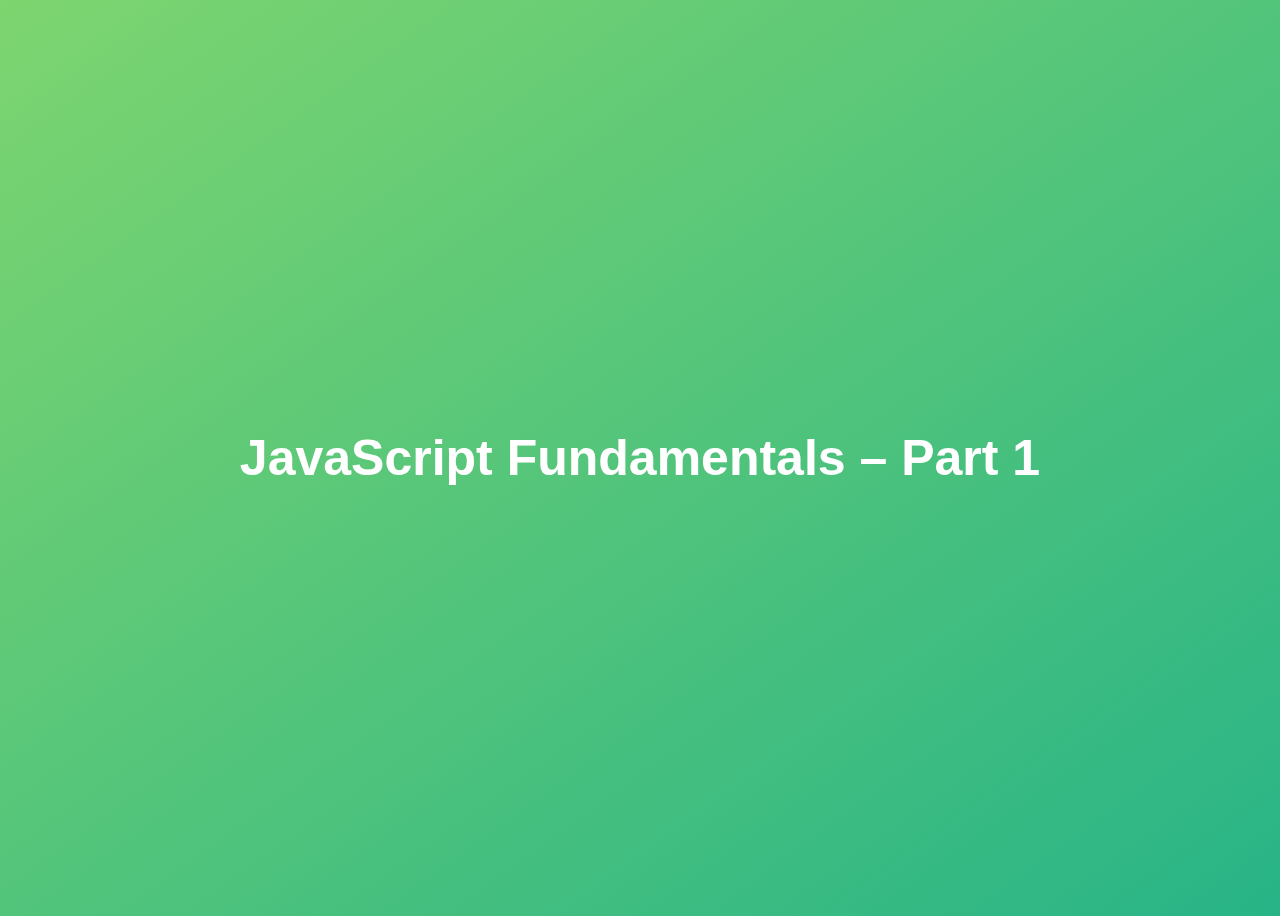
<file: index.html>
<!DOCTYPE html>
<html lang="en">
  <head>
    <meta charset="UTF-8" />
    <meta name="viewport" content="width=device-width, initial-scale=1.0" />
    <meta http-equiv="X-UA-Compatible" content="ie=edge" />
    <title>JavaScript Fundamentals – Part 1 </title>
    <style>
      body {
        height: 100vh;
        display: flex;
        align-items: center;
        background: linear-gradient(to top left, #28b487, #7dd56f);
      }
      h1 {
        font-family: sans-serif;
        font-size: 50px;
        line-height: 1.3;
        width: 100%;
        padding: 30px;
        text-align: center;
        color: white;
      }
    </style>
  </head>
  <body>
    <h1>JavaScript Fundamentals – Part 1</h1>

    <script src="script.js"></script>
  </body>
</html>
</file>
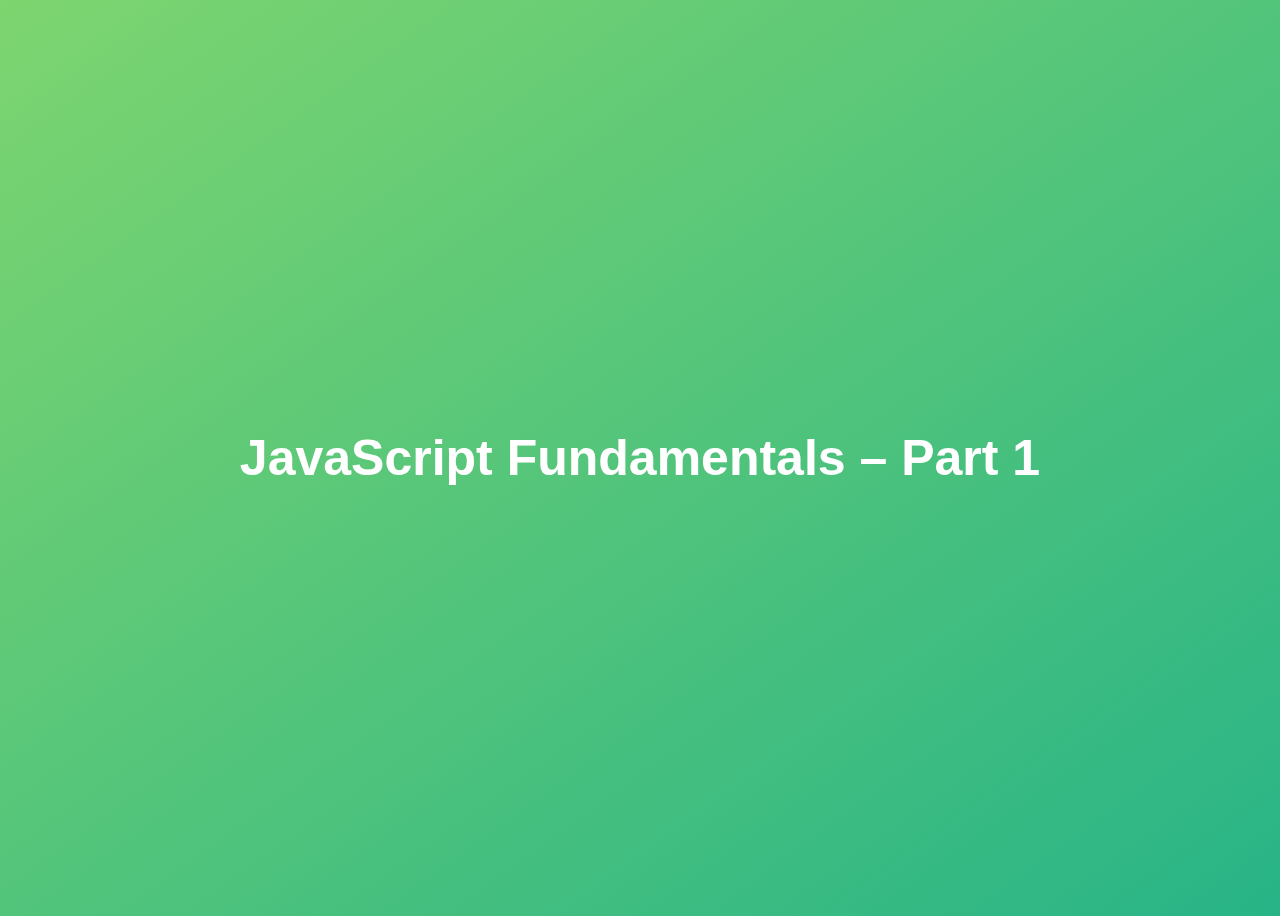
<file: 01-Fundamentals-Part-1/index.html>
<!DOCTYPE html>
<html lang="en">
  <head>
    <meta charset="UTF-8" />
    <meta name="viewport" content="width=device-width, initial-scale=1.0" />
    <meta http-equiv="X-UA-Compatible" content="ie=edge" />
    <title>JavaScript Fundamentals – Part 1</title>
    <style>
      body {
        height: 100vh;
        display: flex;
        align-items: center;
        background: linear-gradient(to top left, #28b487, #7dd56f);
      }
      h1 {
        font-family: sans-serif;
        font-size: 50px;
        line-height: 1.3;
        width: 100%;
        padding: 30px;
        text-align: center;
        color: white;
      }
    </style>
  </head>
  <body>
    <h1>JavaScript Fundamentals – Part 1</h1>

    <script src="script.js"></script>
  </body>
</html>
</file>
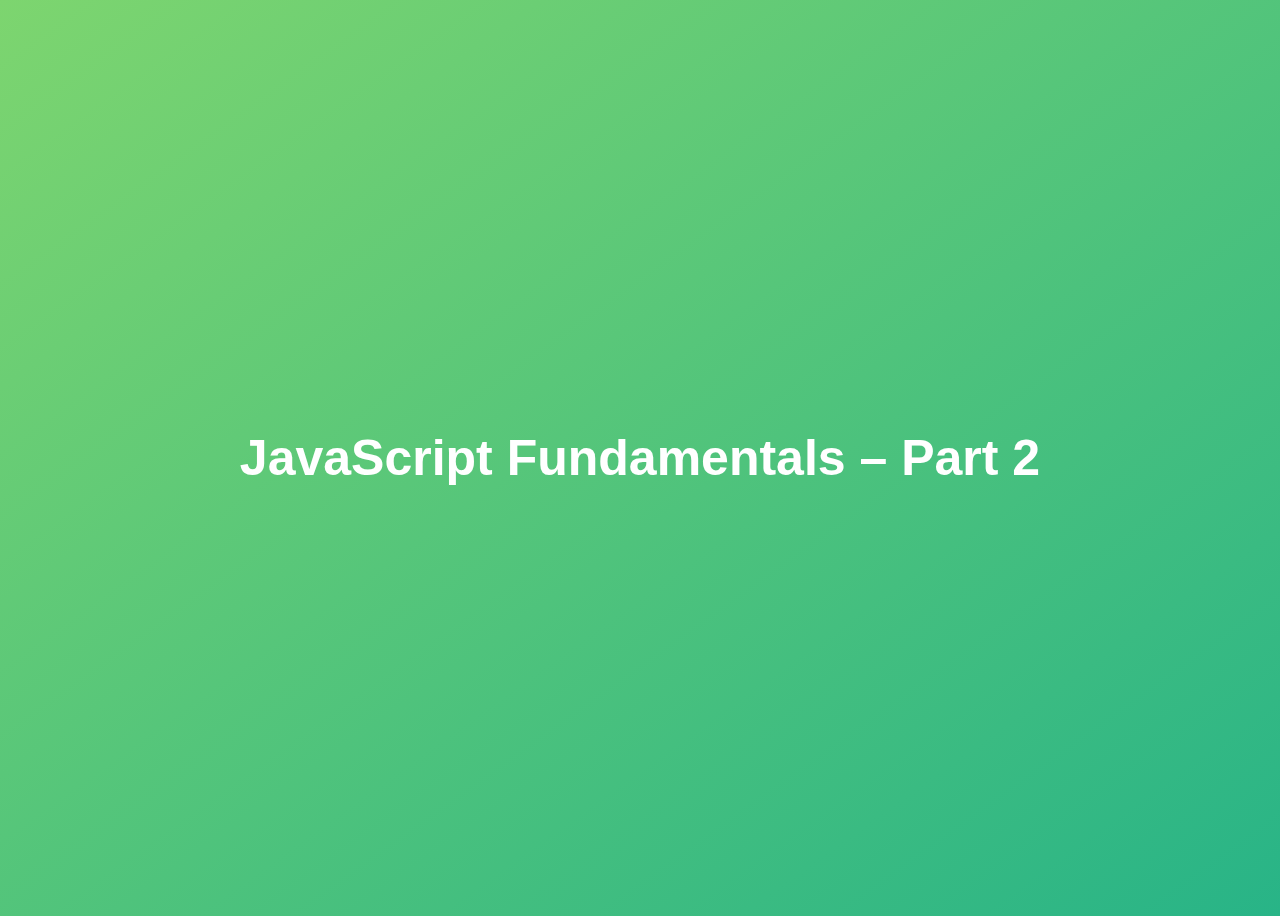
<file: 02-Fundamentals-Part-2/index.html>
<!DOCTYPE html>
<html lang="en">
  <head>
    <meta charset="UTF-8" />
    <meta name="viewport" content="width=device-width, initial-scale=1.0" />
    <meta http-equiv="X-UA-Compatible" content="ie=edge" />
    <title>JavaScript Fundamentals – Part 2</title>
    <style>
      body {
        height: 100vh;
        display: flex;
        align-items: center;
        background: linear-gradient(to top left, #28b487, #7dd56f);
      }
      h1 {
        font-family: sans-serif;
        font-size: 50px;
        line-height: 1.3;
        width: 100%;
        padding: 30px;
        text-align: center;
        color: white;
      }
    </style>
  </head>
  <body>
    <h1>JavaScript Fundamentals – Part 2</h1>
    <script src="script.js"></script>
  </body>
</html>
</file>
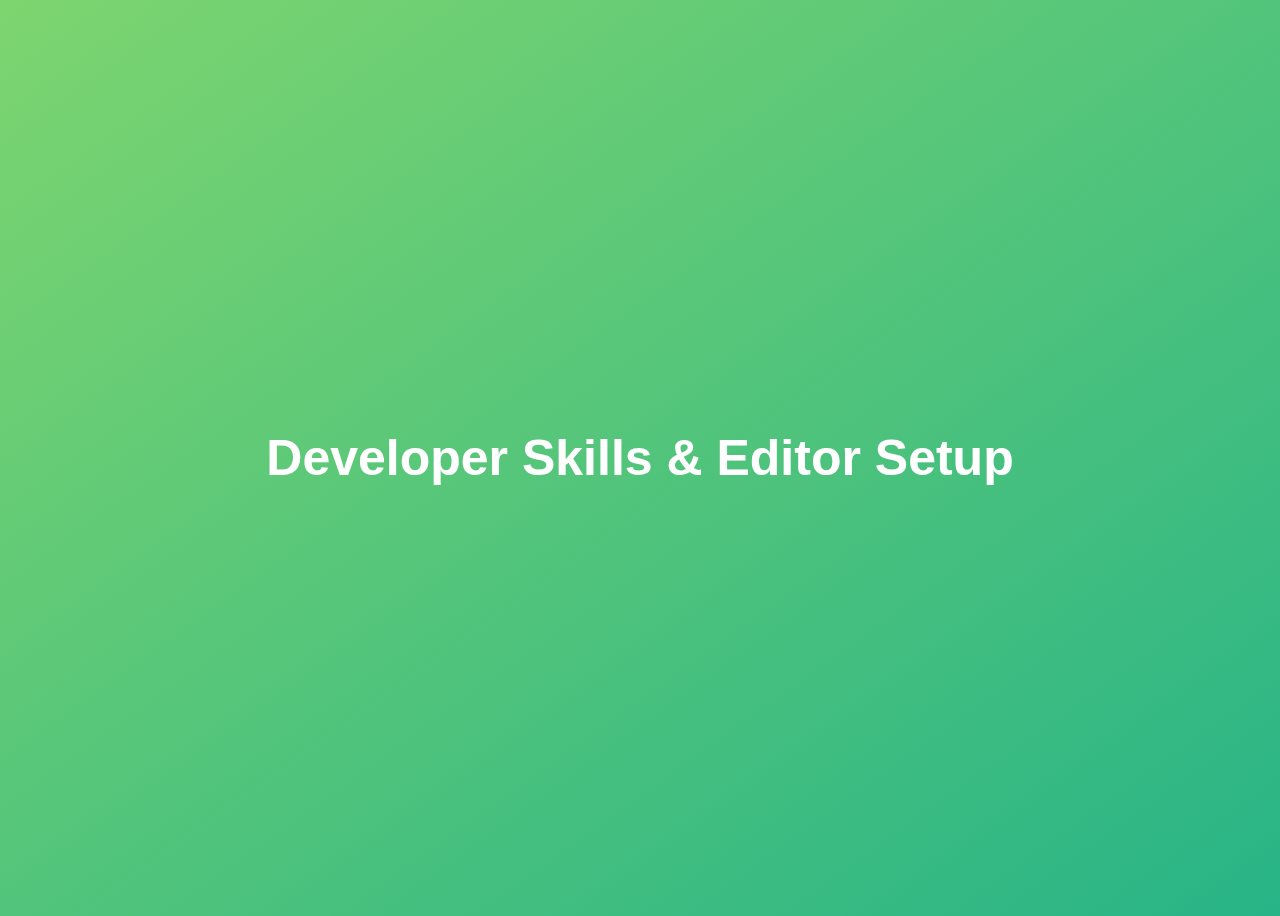
<file: 03-Developer-Skills/index.html>
<!DOCTYPE html>
<html lang="en">
  <head>
    <meta charset="UTF-8" />
    <meta name="viewport" content="width=device-width, initial-scale=1.0" />
    <meta http-equiv="X-UA-Compatible" content="ie=edge" />
    <title>Developer Skills & Editor Setup</title>
    <style>
      body {
        height: 100vh;
        display: flex;
        align-items: center;
        background: linear-gradient(to top left, #28b487, #7dd56f);
      }
      h1 {
        font-family: sans-serif;
        font-size: 50px;
        line-height: 1.3;
        width: 100%;
        padding: 30px;
        text-align: center;
        color: white;
      }
    </style>
  </head>
  <body>
    <h1>Developer Skills & Editor Setup</h1>
    <script src="script.js"></script>
  </body>
</html>
</file>
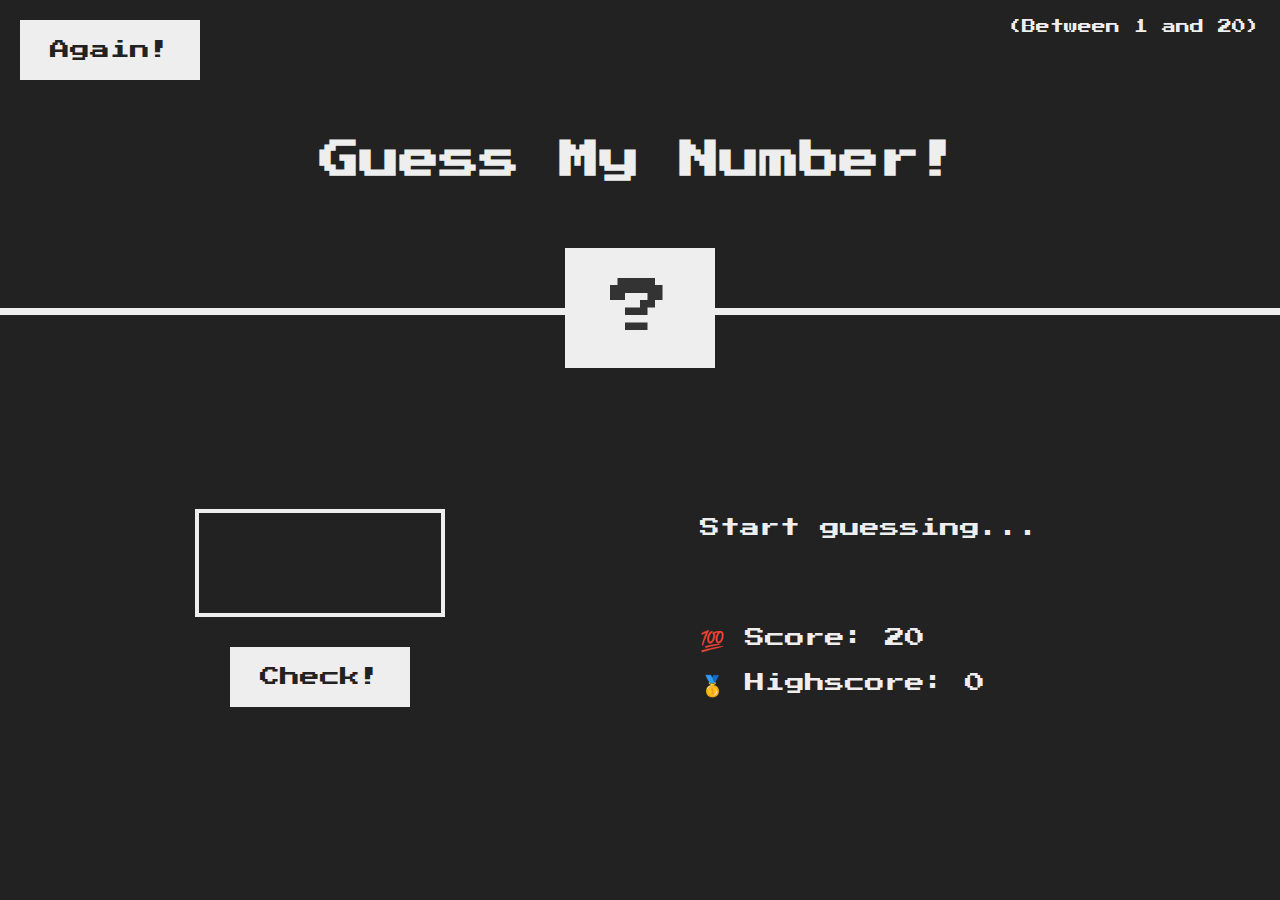
<file: 05-Guess-My-Number/index.html>
<!DOCTYPE html>
<html lang="en">
  <head>
    <meta charset="UTF-8" />
    <meta name="viewport" content="width=device-width, initial-scale=1.0" />
    <meta http-equiv="X-UA-Compatible" content="ie=edge" />
    <link rel="stylesheet" href="style.css" />
    <title>Guess My Number!</title>
  </head>
  <body>
    <header>
      <h1>Guess My Number!</h1>
      <p class="between">(Between 1 and 20)</p>
      <button class="btn again">Again!</button>
      <div class="number">?</div>
    </header>
    <main>
      <section class="left">
        <input type="number" class="guess" />
        <button class="btn check">Check!</button>
      </section>
      <section class="right">
        <p class="message">Start guessing...</p>
        <p class="label-score">💯 Score: <span class="score">20</span></p>
        <p class="label-highscore">
          🥇 Highscore: <span class="highscore">0</span>
        </p>
      </section>
    </main>
    <script src="script.js"></script>
  </body>
</html>
</file>
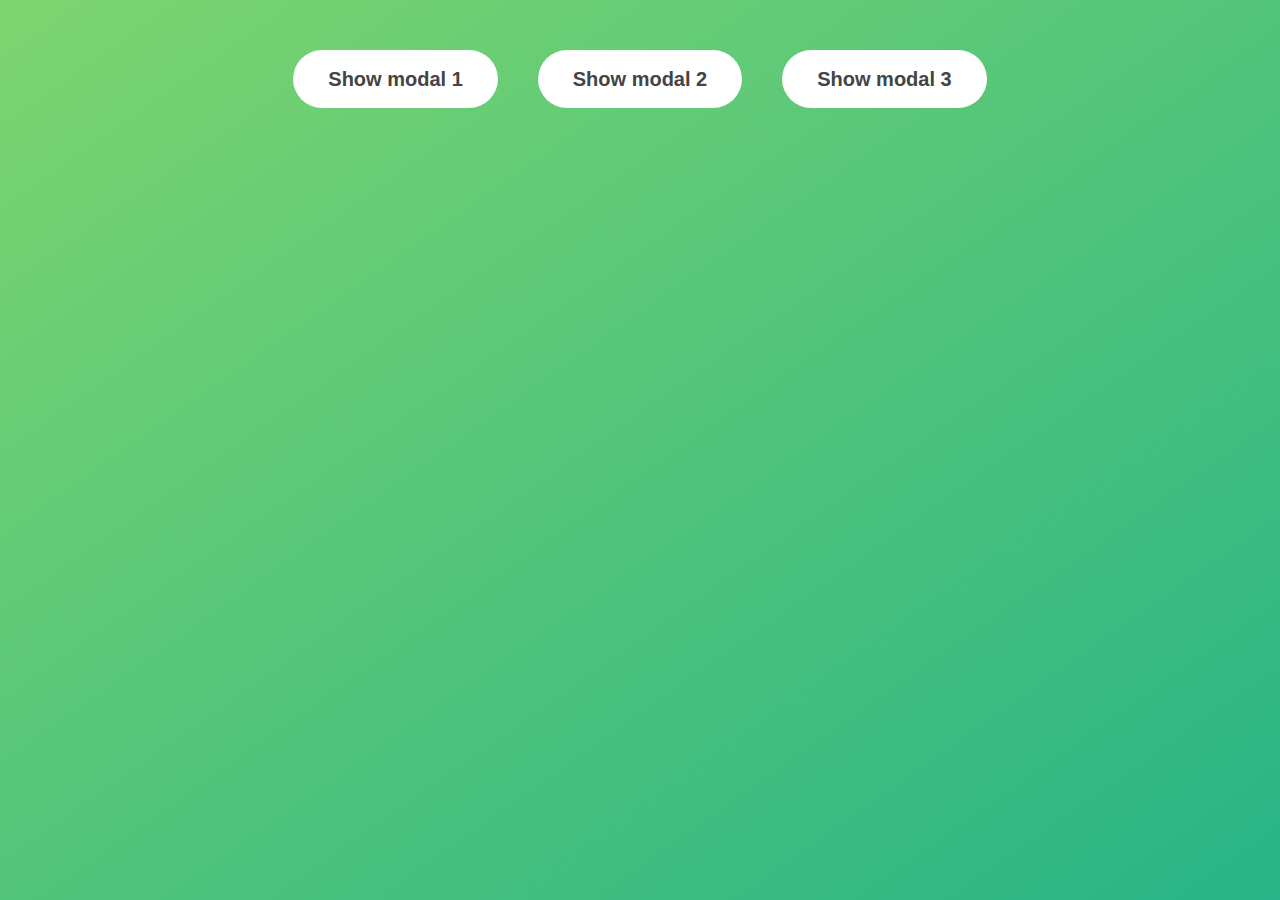
<file: 06-Modal/index.html>
<!DOCTYPE html>
<html lang="en">
  <head>
    <meta charset="UTF-8" />
    <meta name="viewport" content="width=device-width, initial-scale=1.0" />
    <meta http-equiv="X-UA-Compatible" content="ie=edge" />
    <link rel="stylesheet" href="style.css" />
    <title>Modal window</title>
  </head>
  <body>
    <button class="show-modal">Show modal 1</button>
    <button class="show-modal">Show modal 2</button>
    <button class="show-modal">Show modal 3</button>

    <div class="modal hidden">
      <button class="close-modal">&times;</button>
      <h1>I'm a modal window 😍</h1>
      <p>
        Lorem ipsum dolor sit amet, consectetur adipisicing elit, sed do eiusmod
        tempor incididunt ut labore et dolore magna aliqua. Ut enim ad minim
        veniam, quis nostrud exercitation ullamco laboris nisi ut aliquip ex ea
        commodo consequat. Duis aute irure dolor in reprehenderit in voluptate
        velit esse cillum dolore eu fugiat nulla pariatur. Excepteur sint
        occaecat cupidatat non proident, sunt in culpa qui officia deserunt
        mollit anim id est laborum.
      </p>
    </div>
    <div class="overlay hidden"></div>

    <script src="script.js"></script>
  </body>
</html>
</file>
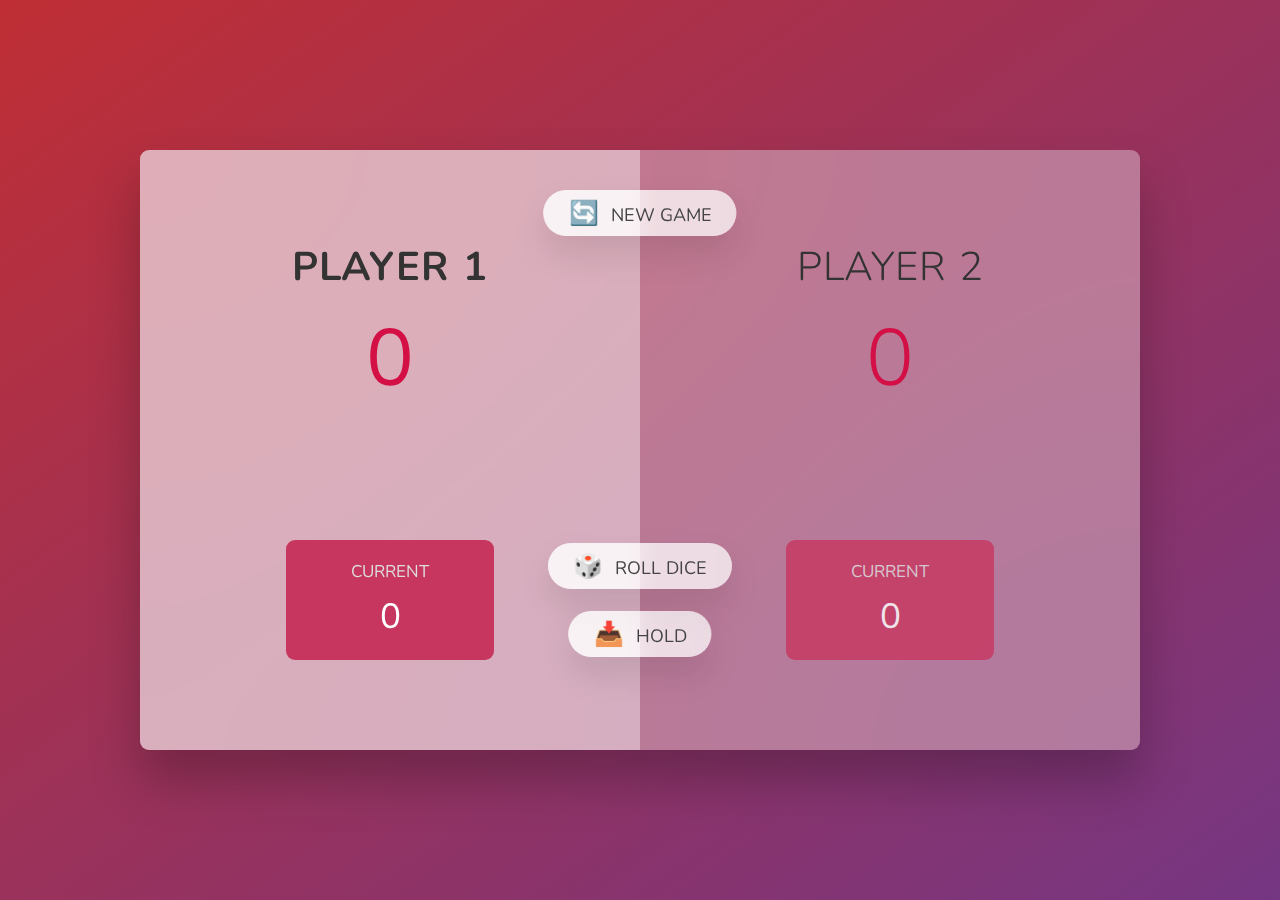
<file: 07-Pig-Game/index.html>
<!DOCTYPE html>
<html lang="en">

<head>
  <meta charset="UTF-8" />
  <meta name="viewport" content="width=device-width, initial-scale=1.0" />
  <meta http-equiv="X-UA-Compatible" content="ie=edge" />
  <link rel="stylesheet" href="style.css" />
  <title>Pig Game</title>
</head>

<body>
  <main>
    <section class="player player--0 player--active">
      <h2 class="name" id="name--0">Player 1</h2>
      <p class="score" id="score--0">0</p>
      <div class="current">
        <p class="current-label">Current</p>
        <p class="current-score" id="current--0">0</p>
      </div>
    </section>
    <section class="player player--1">
      <h2 class="name" id="name--1">Player 2</h2>
      <p class="score" id="score--1">0</p>
      <div class="current">
        <p class="current-label">Current</p>
        <p class="current-score" id="current--1">0</p>
      </div>
    </section>

    <img src="dice-5.png" alt="Playing dice" class="dice hidden" />
    <button class="btn btn--new">🔄 New game</button>
    <button class="btn btn--roll">🎲 Roll dice</button>
    <button class="btn btn--hold">📥 Hold</button>
  </main>
  <script src="script.js"></script>
</body>

</html>
</file>
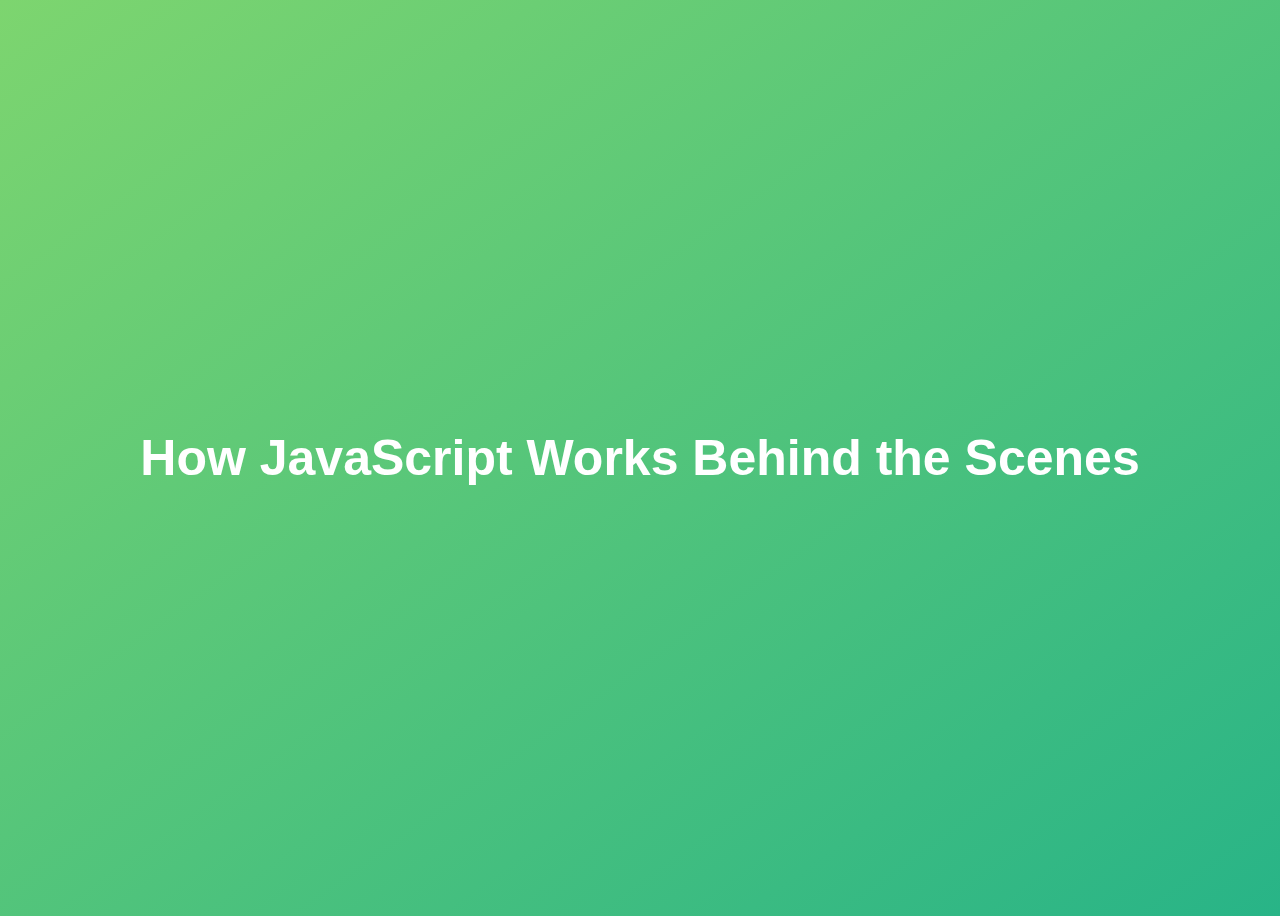
<file: 08-Behind-the-Scenes/index.html>
<!DOCTYPE html>
<html lang="en">
  <head>
    <meta charset="UTF-8" />
    <meta name="viewport" content="width=device-width, initial-scale=1.0" />
    <meta http-equiv="X-UA-Compatible" content="ie=edge" />
    <title>How JavaScript Works Behind the Scenes</title>
    <style>
      body {
        height: 100vh;
        display: flex;
        align-items: center;
        background: linear-gradient(to top left, #28b487, #7dd56f);
      }
      h1 {
        font-family: sans-serif;
        font-size: 50px;
        line-height: 1.3;
        width: 100%;
        padding: 30px;
        text-align: center;
        color: white;
      }
    </style>
  </head>
  <body>
    <h1>How JavaScript Works Behind the Scenes</h1>
    <script src="script.js"></script>
  </body>
</html>
</file>
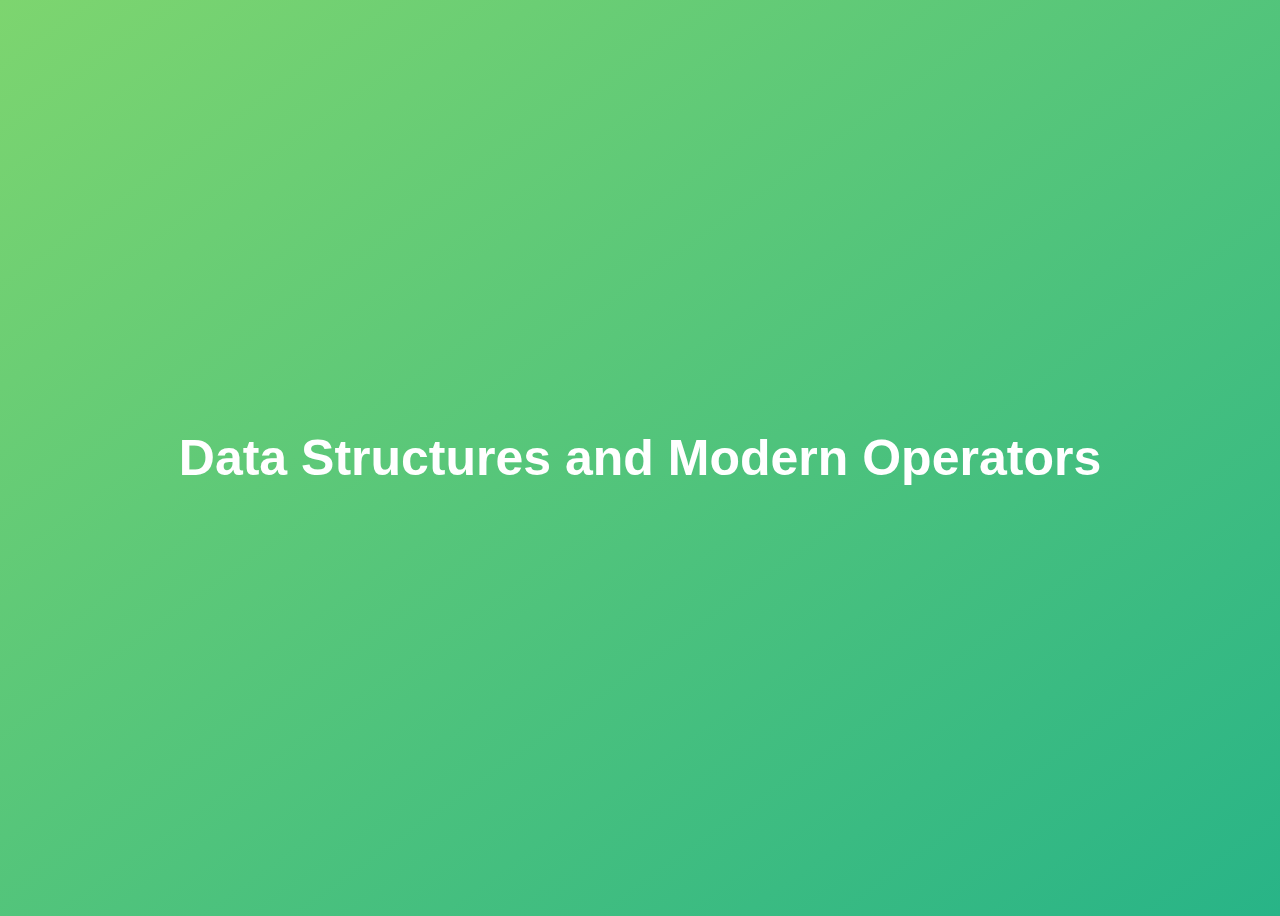
<file: 09-Data-Structures-Operators/index.html>
<!DOCTYPE html>
<html lang="en">
  <head>
    <meta charset="UTF-8" />
    <meta name="viewport" content="width=device-width, initial-scale=1.0" />
    <meta http-equiv="X-UA-Compatible" content="ie=edge" />
    <title>Data Structures and Modern Operators</title>
    <style>
      body {
        height: 100vh;
        display: flex;
        align-items: center;
        background: linear-gradient(to top left, #28b487, #7dd56f);
      }
      h1 {
        font-family: sans-serif;
        font-size: 50px;
        line-height: 1.3;
        width: 100%;
        padding: 30px;
        text-align: center;
        color: white;
      }
      button {
        width: 50px;
        height: 20px;
        margin: 10px;
      }
      textarea {
        width: 300px;
        height: 100px;
      }
    </style>
  </head>
  <body>
    <h1>Data Structures and Modern Operators</h1>
    <script src="script.js"></script>
  </body>
</html>
</file>
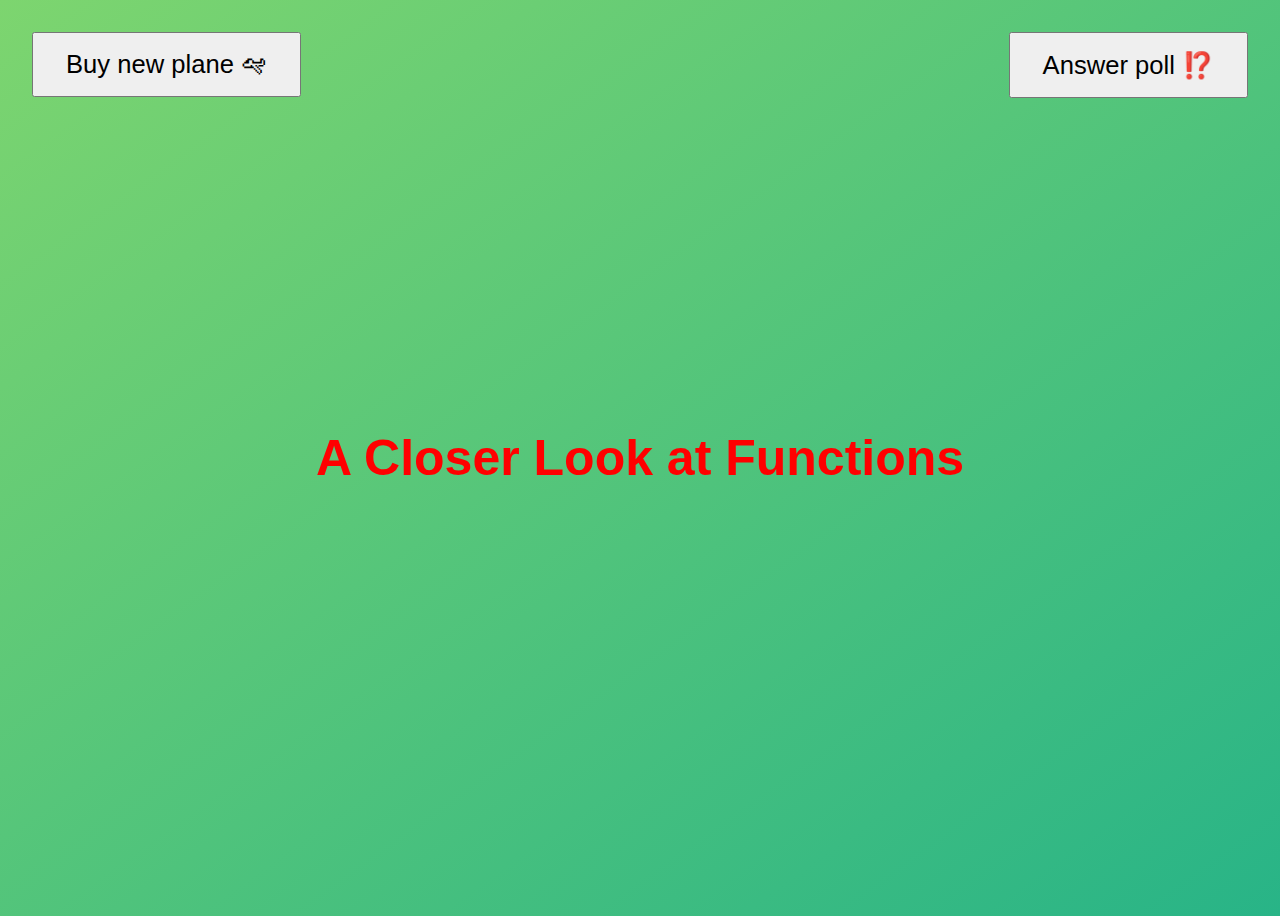
<file: 10-Functions/index.html>
<!DOCTYPE html>
<html lang="en">
  <head>
    <meta charset="UTF-8" />
    <meta name="viewport" content="width=device-width, initial-scale=1.0" />
    <meta http-equiv="X-UA-Compatible" content="ie=edge" />
    <title>A Closer Look at Functions</title>
    <style>
      body {
        height: 100vh;
        display: flex;
        align-items: center;
        background: linear-gradient(to top left, #28b487, #7dd56f);
      }
      h1 {
        font-family: sans-serif;
        font-size: 50px;
        line-height: 1.3;
        width: 100%;
        padding: 30px;
        text-align: center;
        color: white;
      }
      .buy,
      .poll {
        font-size: 1.6rem;
        padding: 1rem 2rem;
        position: absolute;
        top: 2rem;
      }
      .buy {
        left: 2rem;
      }
      .poll {
        right: 2rem;
      }
    </style>
  </head>
  <body>
    <h1>A Closer Look at Functions</h1>
    <button class="buy">Buy new plane 🛩</button>
    <button class="poll">Answer poll ⁉️</button>
    <script src="script.js"></script>
  </body>
</html>
</file>
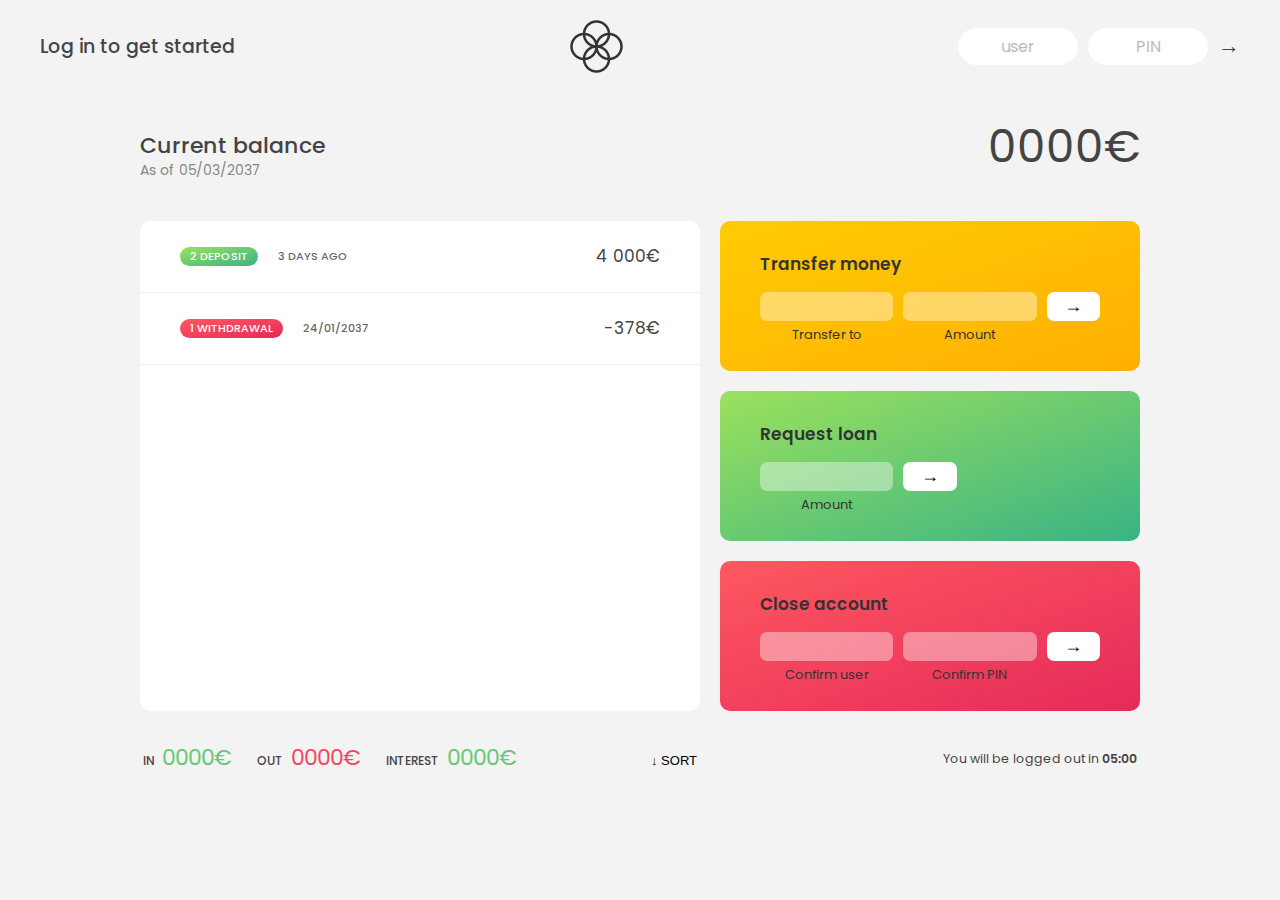
<file: 11-Arrays-Bankist/index.html>
<!DOCTYPE html>
<html lang="en">
  <head>
    <meta charset="UTF-8" />
    <meta name="viewport" content="width=device-width, initial-scale=1.0" />
    <meta http-equiv="X-UA-Compatible" content="ie=edge" />
    <link rel="shortcut icon" type="image/png" href="/icon.png" />

    <link
      href="https://fonts.googleapis.com/css?family=Poppins:400,500,600&display=swap"
      rel="stylesheet"
    />

    <link rel="stylesheet" href="style.css" />
    <title>Bankist</title>
  </head>
  <body>
    <!-- TOP NAVIGATION -->
    <nav>
      <p class="welcome">Log in to get started</p>
      <img src="logo.png" alt="Logo" class="logo" />
      <form class="login">
        <input
          type="text"
          placeholder="user"
          class="login__input login__input--user"
        />
        <!-- In practice, use type="password" -->
        <input
          type="text"
          placeholder="PIN"
          maxlength="4"
          class="login__input login__input--pin"
        />
        <button class="login__btn">&rarr;</button>
      </form>
    </nav>

    <main class="app">
      <!-- BALANCE -->
      <div class="balance">
        <div>
          <p class="balance__label">Current balance</p>
          <p class="balance__date">
            As of <span class="date">05/03/2037</span>
          </p>
        </div>
        <p class="balance__value">0000€</p>
      </div>

      <!-- MOVEMENTS -->
      <div class="movements">
        <div class="movements__row">
          <div class="movements__type movements__type--deposit">2 deposit</div>
          <div class="movements__date">3 days ago</div>
          <div class="movements__value">4 000€</div>
        </div>
        <div class="movements__row">
          <div class="movements__type movements__type--withdrawal">
            1 withdrawal
          </div>
          <div class="movements__date">24/01/2037</div>
          <div class="movements__value">-378€</div>
        </div>
      </div>

      <!-- SUMMARY -->
      <div class="summary">
        <p class="summary__label">In</p>
        <p class="summary__value summary__value--in">0000€</p>
        <p class="summary__label">Out</p>
        <p class="summary__value summary__value--out">0000€</p>
        <p class="summary__label">Interest</p>
        <p class="summary__value summary__value--interest">0000€</p>
        <button class="btn--sort">&downarrow; SORT</button>
      </div>

      <!-- OPERATION: TRANSFERS -->
      <div class="operation operation--transfer">
        <h2>Transfer money</h2>
        <form class="form form--transfer">
          <input type="text" class="form__input form__input--to" />
          <input type="number" class="form__input form__input--amount" />
          <button class="form__btn form__btn--transfer">&rarr;</button>
          <label class="form__label">Transfer to</label>
          <label class="form__label">Amount</label>
        </form>
      </div>

      <!-- OPERATION: LOAN -->
      <div class="operation operation--loan">
        <h2>Request loan</h2>
        <form class="form form--loan">
          <input type="number" class="form__input form__input--loan-amount" />
          <button class="form__btn form__btn--loan">&rarr;</button>
          <label class="form__label form__label--loan">Amount</label>
        </form>
      </div>

      <!-- OPERATION: CLOSE -->
      <div class="operation operation--close">
        <h2>Close account</h2>
        <form class="form form--close">
          <input type="text" class="form__input form__input--user" />
          <input
            type="password"
            maxlength="6"
            class="form__input form__input--pin"
          />
          <button class="form__btn form__btn--close">&rarr;</button>
          <label class="form__label">Confirm user</label>
          <label class="form__label">Confirm PIN</label>
        </form>
      </div>

      <!-- LOGOUT TIMER -->
      <p class="logout-timer">
        You will be logged out in <span class="timer">05:00</span>
      </p>
    </main>

    <!-- <footer>
      &copy; by Jonas Schmedtmann. Don't claim as your own :)
    </footer> -->

    <script src="script.js"></script>
  </body>
</html>
</file>
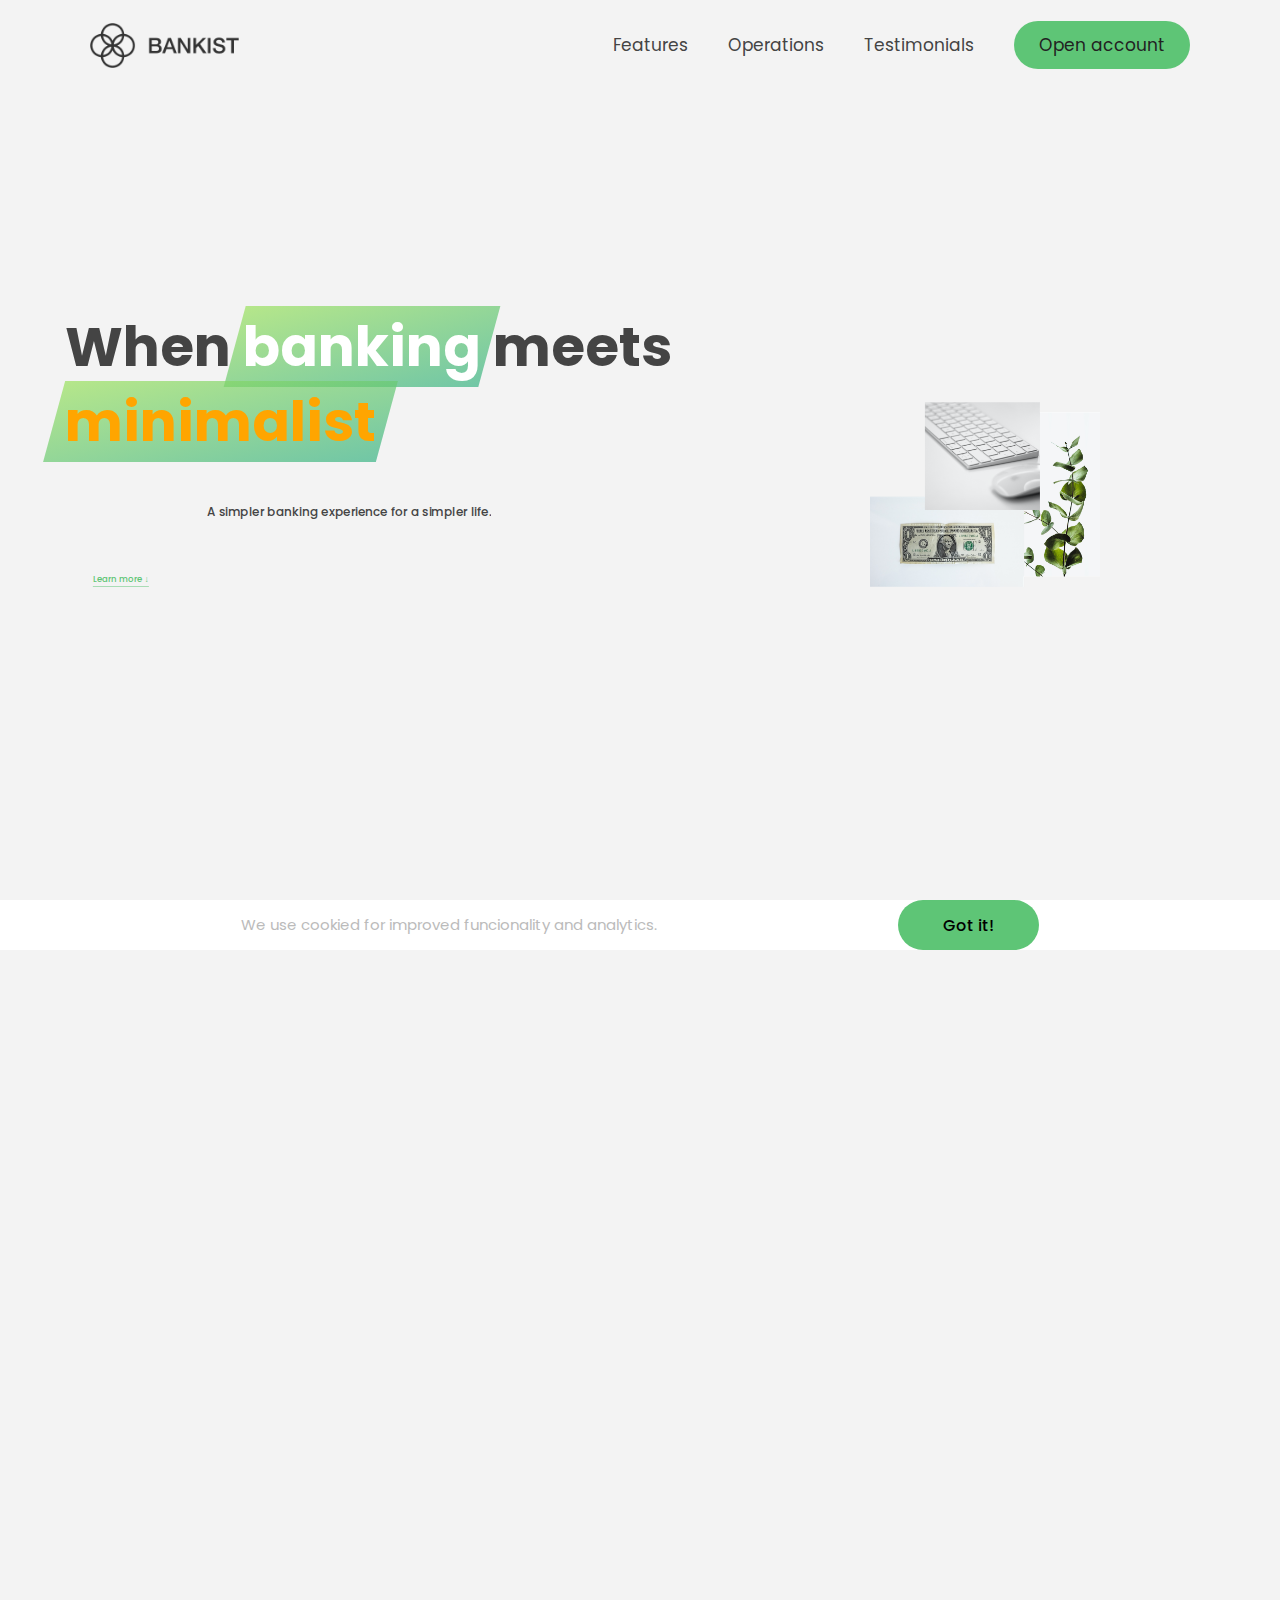
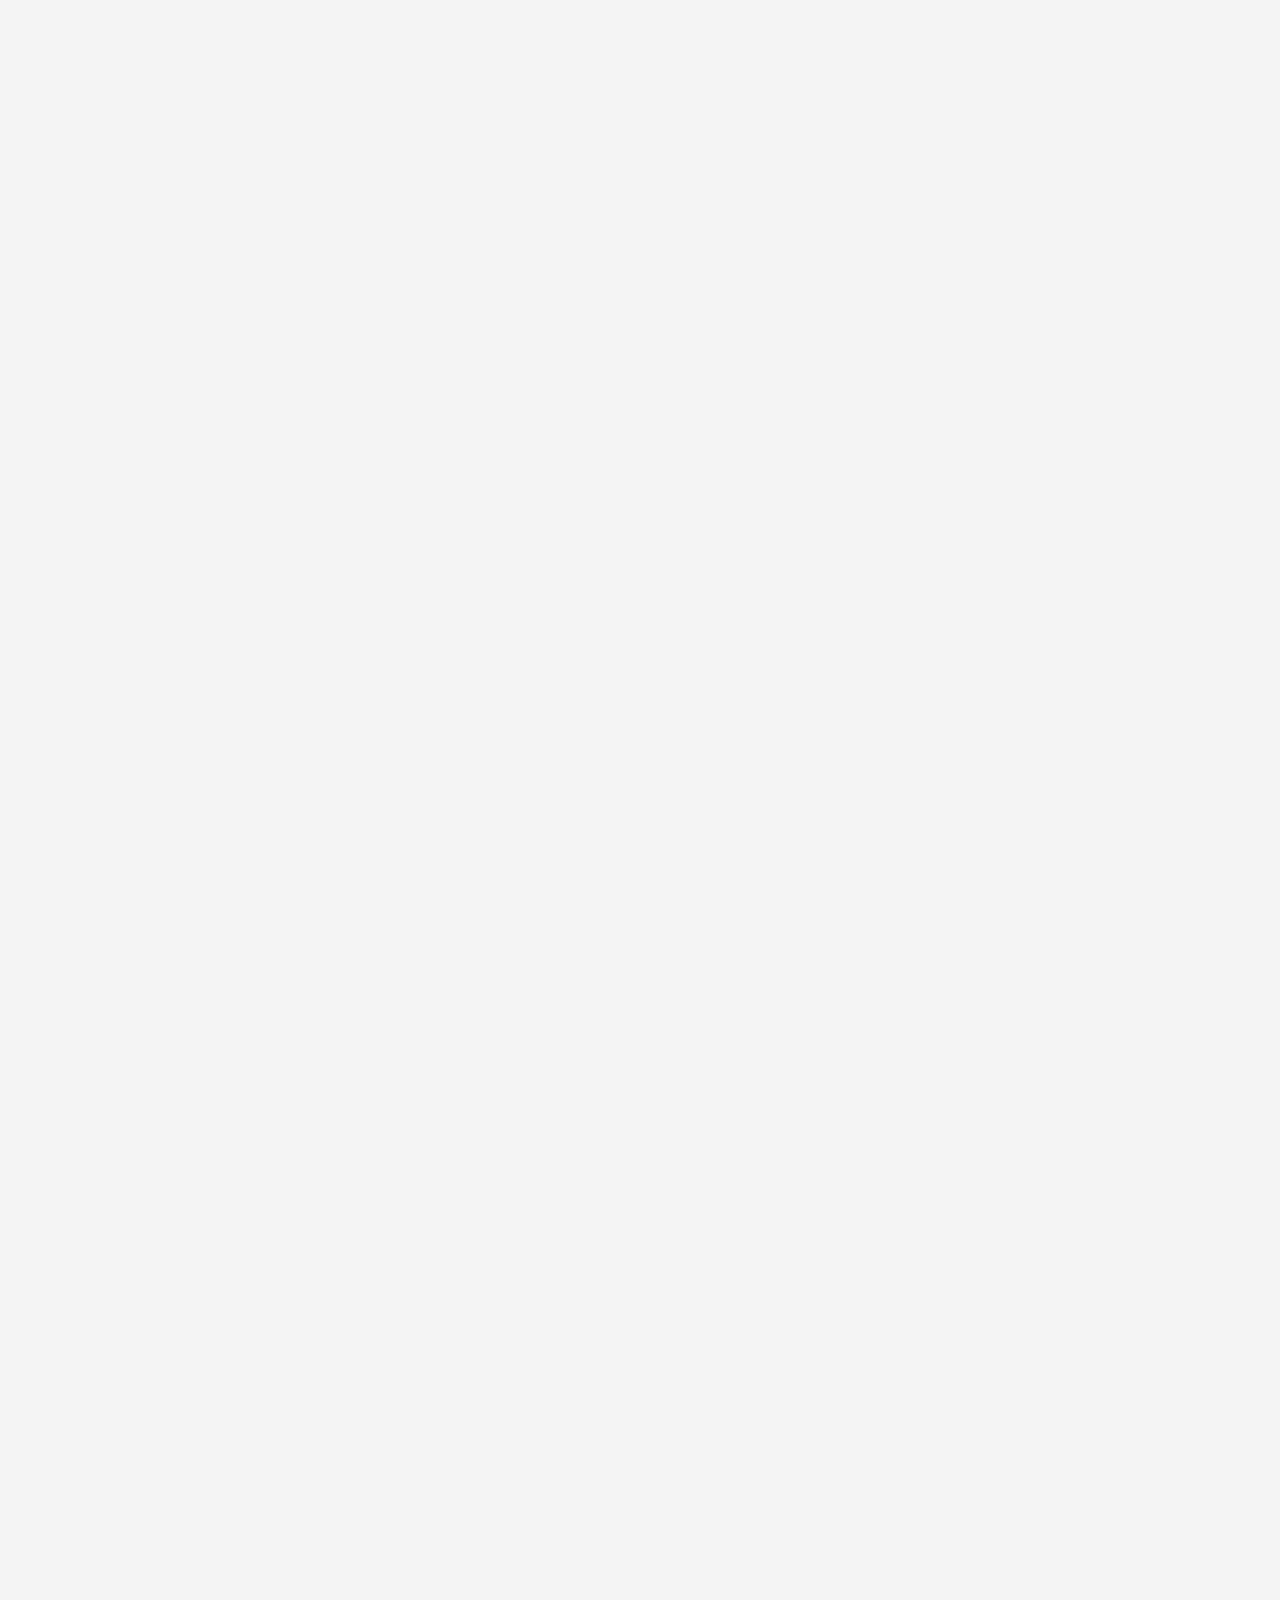
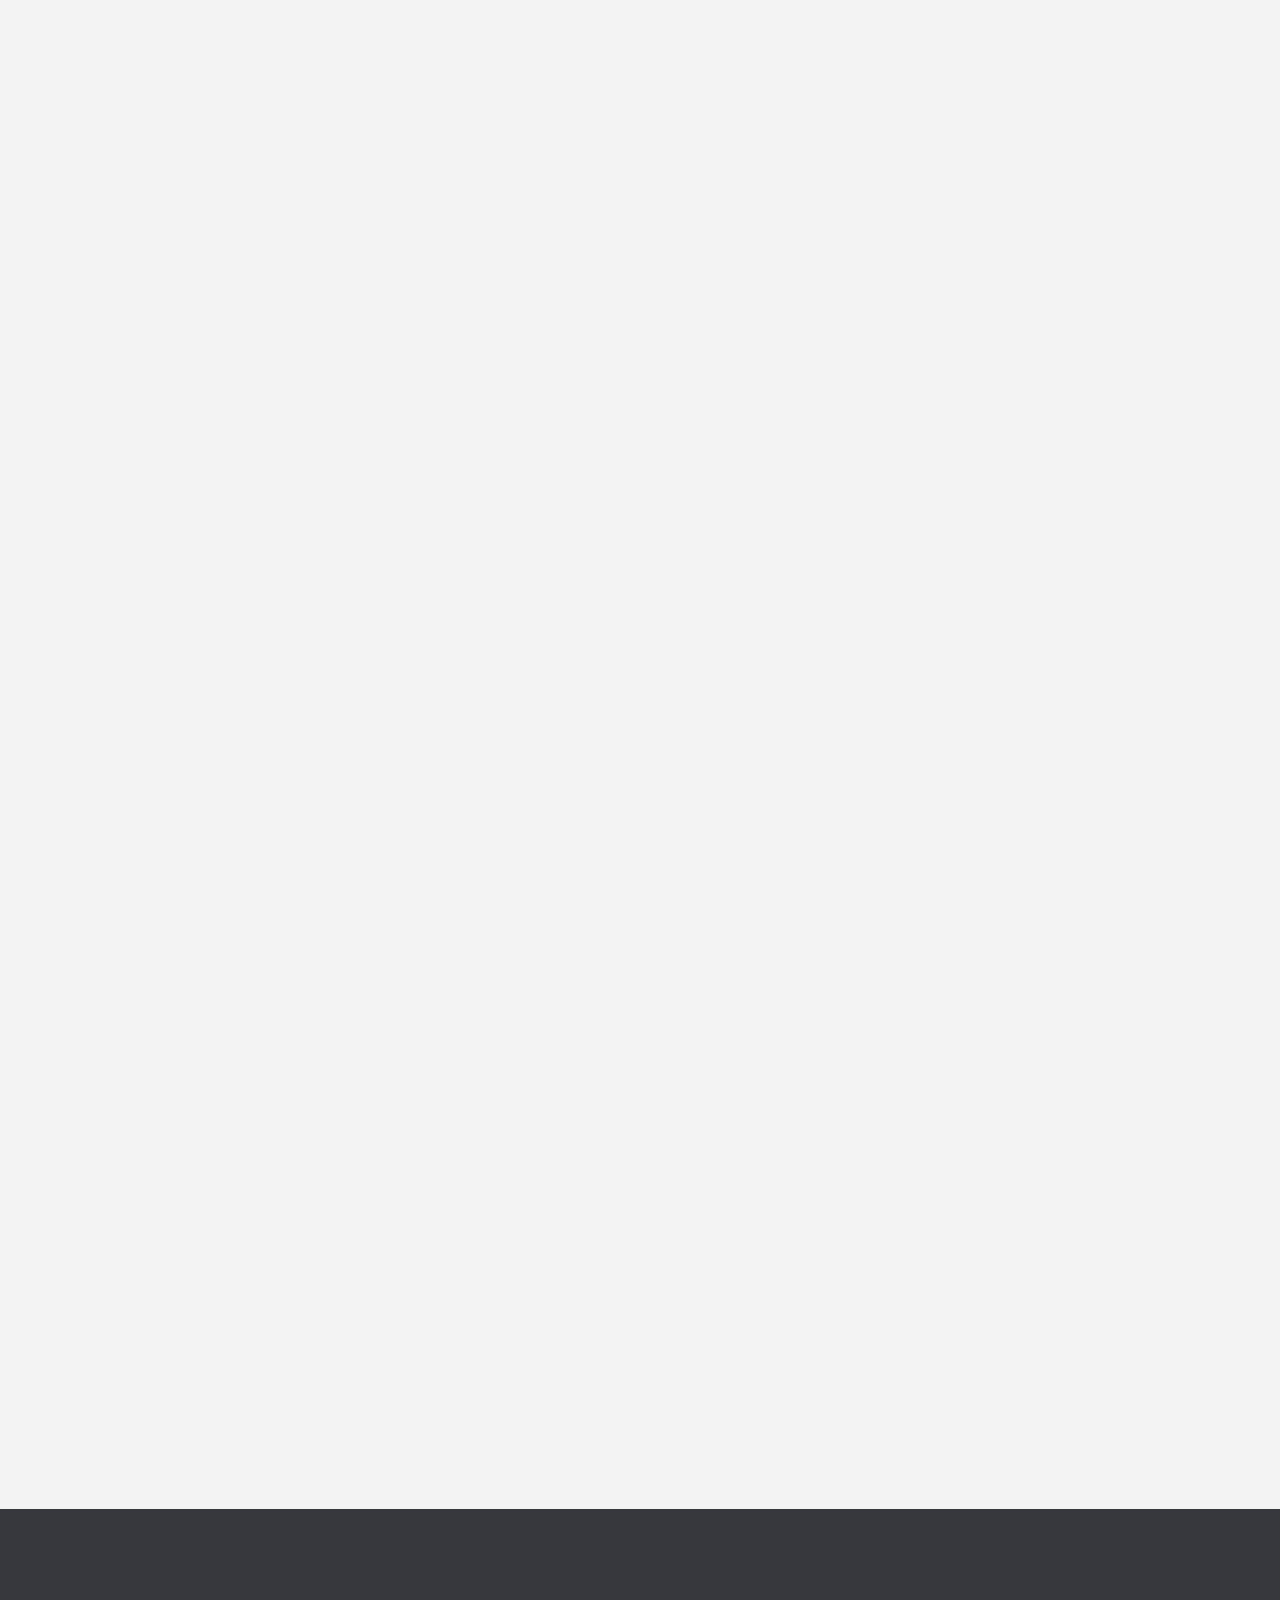
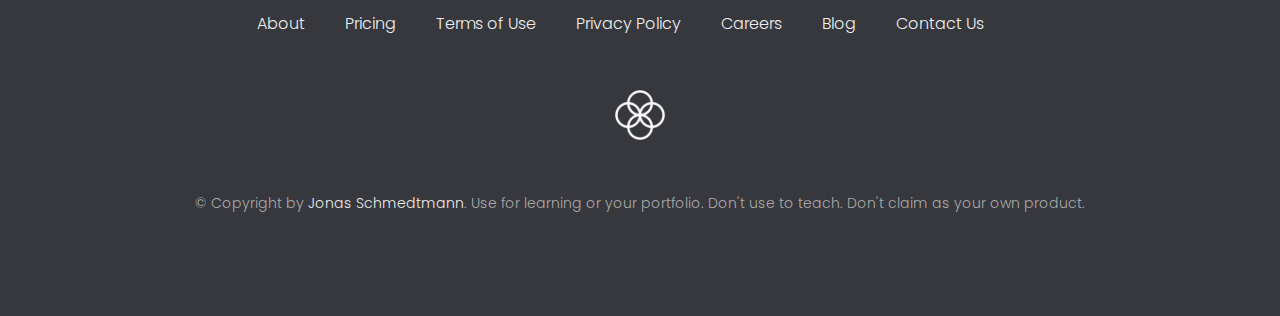
<file: 13-Advanced-DOM-Bankist/index.html>
<!DOCTYPE html>
<html lang="en">

<head>
  <meta charset="UTF-8" />
  <meta name="viewport" content="width=device-width, initial-scale=1.0" />
  <meta http-equiv="X-UA-Compatible" content="ie=edge" />
  <link rel="shortcut icon" type="image/png" href="img/icon.png" />

  <link href="https://fonts.googleapis.com/css?family=Poppins:300,400,500,600&display=swap" rel="stylesheet" />
  <link rel="stylesheet" href="style.css" />
  <title>Bankist | When Banking meets Minimalist</title>

  <script defer src="script.js"></script>
</head>

<body>
  <header class="header">
    <nav class="nav">
      <img src="img/logo.png" alt="Bankist logo" class="nav__logo" id="logo" designer='Jonas' data-version_number="3"
        data-test-number="3" />
      <ul class="nav__links">
        <li class="nav__item">
          <a class="nav__link" href="#section--1">Features</a>
        </li>
        <li class="nav__item">
          <a class="nav__link" href="#section--2">Operations</a>
        </li>
        <li class="nav__item">
          <a class="nav__link" href="#section--3">Testimonials</a>
        </li>
        <li class="nav__item">
          <a class="nav__link nav__link--btn btn--show-modal" href="#">Open account</a>
        </li>
      </ul>
    </nav>

    <div class="header__title">
      <h1>
        When
        <!-- Green highlight effect -->
        <span class="highlight">banking</span>
        meets<br />
        <span class="highlight">minimalist</span>
      </h1>
      <h4>A simpler banking experience for a simpler life.</h4>
      <button class="btn--text btn--scroll-to">Learn more &DownArrow;</button>
      <img src="img/hero.png" class="header__img" alt="Minimalist bank items" />
    </div>
  </header>

  <section class="section" id="section--1">
    <div class="section__title">
      <h2 class="section__description">Features</h2>
      <h3 class="section__header">
        Everything you need in a modern bank and more.
      </h3>
    </div>

    <div class="features">
      <img src="img/digital-lazy.jpg" data-src="img/digital.jpg" alt="Computer" class="features__img lazy-img" />
      <div class="features__feature">
        <div class="features__icon">
          <svg>
            <use xlink:href="img/icons.svg#icon-monitor"></use>
          </svg>
        </div>
        <h5 class="features__header">100% digital bank</h5>
        <p>
          Lorem ipsum dolor sit amet consectetur adipisicing elit. Unde alias
          sint quos? Accusantium a fugiat porro reiciendis saepe quibusdam
          debitis ducimus.
        </p>
      </div>

      <div class="features__feature">
        <div class="features__icon">
          <svg>
            <use xlink:href="img/icons.svg#icon-trending-up"></use>
          </svg>
        </div>
        <h5 class="features__header">Watch your money grow</h5>
        <p>
          Nesciunt quos autem dolorum voluptates cum dolores dicta fuga
          inventore ab? Nulla incidunt eius numquam sequi iste pariatur
          quibusdam!
        </p>
      </div>
      <img src="img/grow-lazy.jpg" data-src="img/grow.jpg" alt="Plant" class="features__img lazy-img" />

      <img src="img/card-lazy.jpg" data-src="img/card.jpg" alt="Credit card" class="features__img lazy-img" />
      <div class="features__feature">
        <div class="features__icon">
          <svg>
            <use xlink:href="img/icons.svg#icon-credit-card"></use>
          </svg>
        </div>
        <h5 class="features__header">Free debit card included</h5>
        <p>
          Quasi, fugit in cumque cupiditate reprehenderit debitis animi enim
          eveniet consequatur odit quam quos possimus assumenda dicta fuga
          inventore ab.
        </p>
      </div>
    </div>
  </section>

  <section class="section" id="section--2">
    <div class="section__title">
      <h2 class="section__description">Operations</h2>
      <h3 class="section__header">
        Everything as simple as possible, but no simpler.
      </h3>
    </div>

    <div class="operations">
      <div class="operations__tab-container">
        <button class="btn operations__tab operations__tab--1 operations__tab--active" data-tab="1">
          <span>01</span>Instant Transfers
        </button>
        <button class="btn operations__tab operations__tab--2" data-tab="2">
          <span>02</span>Instant Loans
        </button>
        <button class="btn operations__tab operations__tab--3" data-tab="3">
          <span>03</span>Instant Closing
        </button>
      </div>
      <div class="operations__content operations__content--1 operations__content--active">
        <div class="operations__icon operations__icon--1">
          <svg>
            <use xlink:href="img/icons.svg#icon-upload"></use>
          </svg>
        </div>
        <h5 class="operations__header">
          Tranfser money to anyone, instantly! No fees, no BS.
        </h5>
        <p>
          Lorem ipsum dolor sit amet, consectetur adipisicing elit, sed do
          eiusmod tempor incididunt ut labore et dolore magna aliqua. Ut enim
          ad minim veniam, quis nostrud exercitation ullamco laboris nisi ut
          aliquip ex ea commodo consequat.
        </p>
      </div>

      <div class="operations__content operations__content--2">
        <div class="operations__icon operations__icon--2">
          <svg>
            <use xlink:href="img/icons.svg#icon-home"></use>
          </svg>
        </div>
        <h5 class="operations__header">
          Buy a home or make your dreams come true, with instant loans.
        </h5>
        <p>
          Duis aute irure dolor in reprehenderit in voluptate velit esse
          cillum dolore eu fugiat nulla pariatur. Excepteur sint occaecat
          cupidatat non proident, sunt in culpa qui officia deserunt mollit
          anim id est laborum.
        </p>
      </div>
      <div class="operations__content operations__content--3">
        <div class="operations__icon operations__icon--3">
          <svg>
            <use xlink:href="img/icons.svg#icon-user-x"></use>
          </svg>
        </div>
        <h5 class="operations__header">
          No longer need your account? No problem! Close it instantly.
        </h5>
        <p>
          Excepteur sint occaecat cupidatat non proident, sunt in culpa qui
          officia deserunt mollit anim id est laborum. Ut enim ad minim
          veniam, quis nostrud exercitation ullamco laboris nisi ut aliquip ex
          ea commodo consequat.
        </p>
      </div>
    </div>
  </section>

  <section class="section" id="section--3">
    <div class="section__title section__title--testimonials">
      <h2 class="section__description">Not sure yet?</h2>
      <h3 class="section__header">
        Millions of Bankists are already making their lifes simpler.
      </h3>
    </div>

    <div class="slider">
      <div class="slide slide--1">
        <div class="testimonial">
          <h5 class="testimonial__header">Best financial decision ever!</h5>
          <blockquote class="testimonial__text">
            Lorem ipsum dolor sit, amet consectetur adipisicing elit.
            Accusantium quas quisquam non? Quas voluptate nulla minima
            deleniti optio ullam nesciunt, numquam corporis et asperiores
            laboriosam sunt, praesentium suscipit blanditiis. Necessitatibus
            id alias reiciendis, perferendis facere pariatur dolore veniam
            autem esse non voluptatem saepe provident nihil molestiae.
          </blockquote>
          <address class="testimonial__author">
            <img src="img/user-1.jpg" alt="" class="testimonial__photo" />
            <h6 class="testimonial__name">Aarav Lynn</h6>
            <p class="testimonial__location">San Francisco, USA</p>
          </address>
        </div>
      </div>

      <div class="slide slide--2">
        <div class="testimonial">
          <h5 class="testimonial__header">
            The last step to becoming a complete minimalist
          </h5>
          <blockquote class="testimonial__text">
            Quisquam itaque deserunt ullam, quia ea repellendus provident,
            ducimus neque ipsam modi voluptatibus doloremque, corrupti
            laborum. Incidunt numquam perferendis veritatis neque repellendus.
            Lorem, ipsum dolor sit amet consectetur adipisicing elit. Illo
            deserunt exercitationem deleniti.
          </blockquote>
          <address class="testimonial__author">
            <img src="img/user-2.jpg" alt="" class="testimonial__photo" />
            <h6 class="testimonial__name">Miyah Miles</h6>
            <p class="testimonial__location">London, UK</p>
          </address>
        </div>
      </div>

      <div class="slide slide--3">
        <div class="testimonial">
          <h5 class="testimonial__header">
            Finally free from old-school banks
          </h5>
          <blockquote class="testimonial__text">
            Debitis, nihil sit minus suscipit magni aperiam vel tenetur
            incidunt commodi architecto numquam omnis nulla autem,
            necessitatibus blanditiis modi similique quidem. Odio aliquam
            culpa dicta beatae quod maiores ipsa minus consequatur error sunt,
            deleniti saepe aliquid quos inventore sequi. Necessitatibus id
            alias reiciendis, perferendis facere.
          </blockquote>
          <address class="testimonial__author">
            <img src="img/user-3.jpg" alt="" class="testimonial__photo" />
            <h6 class="testimonial__name">Francisco Gomes</h6>
            <p class="testimonial__location">Lisbon, Portugal</p>
          </address>
        </div>
      </div>

      <!-- <div class="slide"><img src="img/img-1.jpg" alt="Photo 1" /></div>
        <div class="slide"><img src="img/img-2.jpg" alt="Photo 2" /></div>
        <div class="slide"><img src="img/img-3.jpg" alt="Photo 3" /></div>
        <div class="slide"><img src="img/img-4.jpg" alt="Photo 4" /></div> -->
      <button class="slider__btn slider__btn--left">&larr;</button>
      <button class="slider__btn slider__btn--right">&rarr;</button>
      <div class="dots"></div>
    </div>
  </section>

  <section class="section section--sign-up">
    <div class="section__title">
      <h3 class="section__header">
        The best day to join Bankist was one year ago. The second best is
        today!
      </h3>
    </div>
    <button class="btn btn--show-modal">Open your free account today!</button>
  </section>

  <footer class="footer">
    <ul class="footer__nav">
      <li class="footer__item">
        <a class="footer__link" href="#">About</a>
      </li>
      <li class="footer__item">
        <a class="footer__link" href="#">Pricing</a>
      </li>
      <li class="footer__item">
        <a class="footer__link" href="#">Terms of Use</a>
      </li>
      <li class="footer__item">
        <a class="footer__link" href="#">Privacy Policy</a>
      </li>
      <li class="footer__item">
        <a class="footer__link" href="#">Careers</a>
      </li>
      <li class="footer__item">
        <a class="footer__link" href="#">Blog</a>
      </li>
      <li class="footer__item">
        <a class="footer__link" href="#">Contact Us</a>
      </li>
    </ul>
    <img src="img/icon.png" alt="Logo" class="footer__logo" />
    <p class="footer__copyright">
      &copy; Copyright by
      <a class="footer__link twitter-link" target="_blank" href="https://twitter.com/jonasschmedtman">Jonas
        Schmedtmann</a>. Use for learning or your portfolio. Don't use to teach. Don't claim
      as your own product.
    </p>
  </footer>

  <div class="modal hidden">
    <button class="btn--close-modal">&times;</button>
    <h2 class="modal__header">
      Open your bank account <br />
      in just <span class="highlight">5 minutes</span>
    </h2>
    <form class="modal__form">
      <label>First Name</label>
      <input type="text" />
      <label>Last Name</label>
      <input type="text" />
      <label>Email Address</label>
      <input type="email" />
      <button class="btn">Next step &rarr;</button>
    </form>
  </div>
  <div class="overlay hidden"></div>

  <!-- <script src="script.js"></script> -->
</body>

</html>
</file>
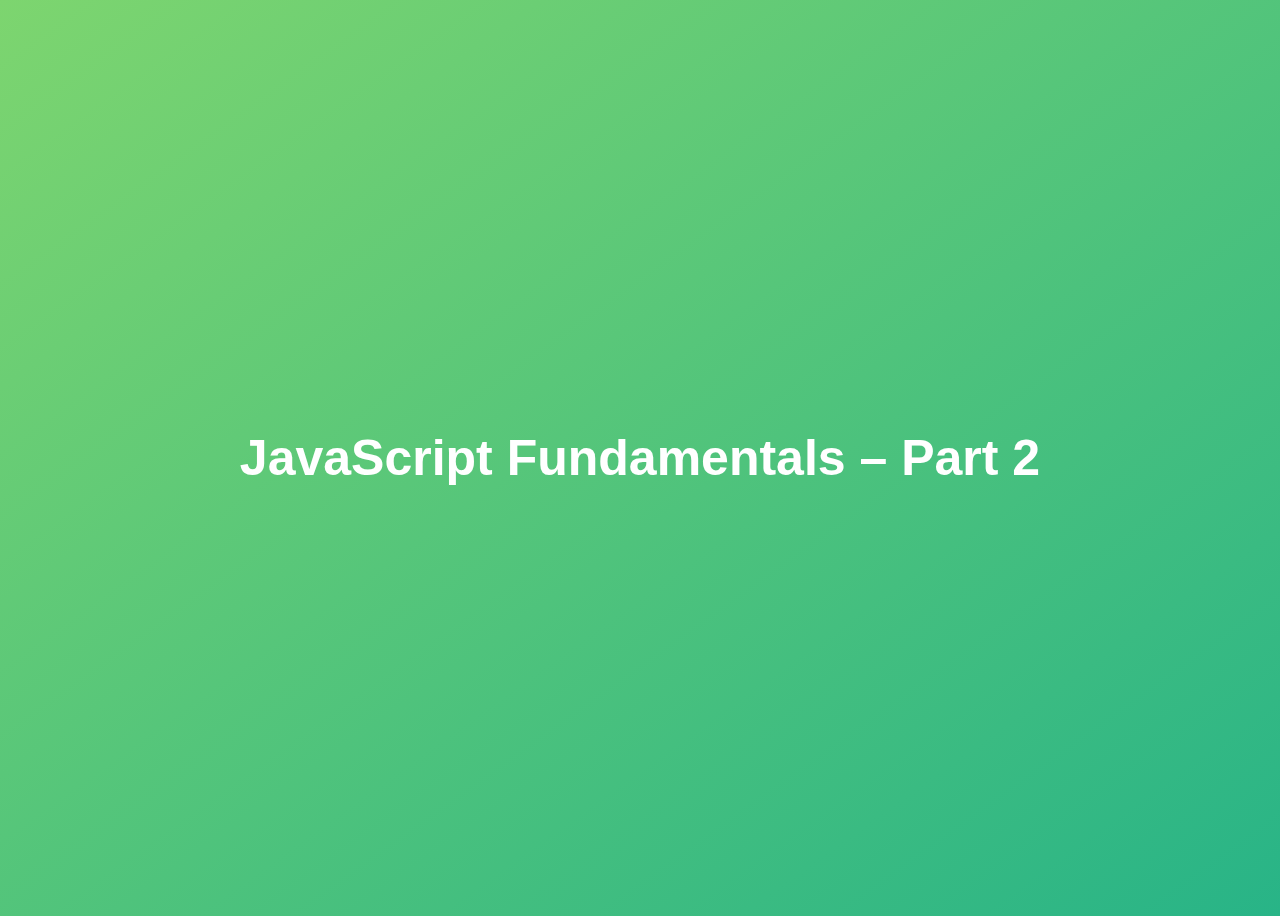
<file: 14-OOP/index.html>
<!DOCTYPE html>
<html lang="en">
  <head>
    <meta charset="UTF-8" />
    <meta name="viewport" content="width=device-width, initial-scale=1.0" />
    <meta http-equiv="X-UA-Compatible" content="ie=edge" />
    <title>Object Oriented Programming (OOP) With JavaScript</title>
    <style>
      body {
        height: 100vh;
        display: flex;
        align-items: center;
        background: linear-gradient(to top left, #28b487, #7dd56f);
      }
      h1 {
        font-family: sans-serif;
        font-size: 50px;
        line-height: 1.3;
        width: 100%;
        padding: 30px;
        text-align: center;
        color: white;
      }
    </style>
  </head>
  <body>
    <h1>JavaScript Fundamentals – Part 2</h1>
    <script src="script.js"></script>
  </body>
</html>
</file>
<file: 05-Guess-My-Number/style.css>
@import url('https://fonts.googleapis.com/css?family=Press+Start+2P&display=swap');

* {
  margin: 0;
  padding: 0;
  box-sizing: inherit;
}

html {
  font-size: 62.5%;
  box-sizing: border-box;
}

body {
  font-family: 'Press Start 2P', sans-serif;
  color: #eee;
  background-color: #222;
  /* background-color: #60b347; */
}

/* LAYOUT */
header {
  position: relative;
  height: 35vh;
  border-bottom: 7px solid #eee;
}

main {
  height: 65vh;
  color: #eee;
  display: flex;
  align-items: center;
  justify-content: space-around;
}

.left {
  width: 52rem;
  display: flex;
  flex-direction: column;
  align-items: center;
}

.right {
  width: 52rem;
  font-size: 2rem;
}

/* ELEMENTS STYLE */
h1 {
  font-size: 4rem;
  text-align: center;
  position: absolute;
  width: 100%;
  top: 52%;
  left: 50%;
  transform: translate(-50%, -50%);
}

.number {
  background: #eee;
  color: #333;
  font-size: 6rem;
  width: 15rem;
  padding: 3rem 0rem;
  text-align: center;
  position: absolute;
  bottom: 0;
  left: 50%;
  transform: translate(-50%, 50%);
}

.between {
  font-size: 1.4rem;
  position: absolute;
  top: 2rem;
  right: 2rem;
}

.again {
  position: absolute;
  top: 2rem;
  left: 2rem;
}

.guess {
  background: none;
  border: 4px solid #eee;
  font-family: inherit;
  color: inherit;
  font-size: 5rem;
  padding: 2.5rem;
  width: 25rem;
  text-align: center;
  display: block;
  margin-bottom: 3rem;
}

.btn {
  border: none;
  background-color: #eee;
  color: #222;
  font-size: 2rem;
  font-family: inherit;
  padding: 2rem 3rem;
  cursor: pointer;
}

.btn:hover {
  background-color: #ccc;
}

.message {
  margin-bottom: 8rem;
  height: 3rem;
}

.label-score {
  margin-bottom: 2rem;
}
</file>
<file: 06-Modal/style.css>
* {
  margin: 0;
  padding: 0;
  box-sizing: inherit;
}

html {
  font-size: 62.5%;
  box-sizing: border-box;
}

body {
  font-family: sans-serif;
  color: #333;
  line-height: 1.5;
  height: 100vh;
  position: relative;
  display: flex;
  align-items: flex-start;
  justify-content: center;
  background: linear-gradient(to top left, #28b487, #7dd56f);
}

.show-modal {
  font-size: 2rem;
  font-weight: 600;
  padding: 1.75rem 3.5rem;
  margin: 5rem 2rem;
  border: none;
  background-color: #fff;
  color: #444;
  border-radius: 10rem;
  cursor: pointer;
}

.close-modal {
  position: absolute;
  top: 1.2rem;
  right: 2rem;
  font-size: 5rem;
  color: #333;
  cursor: pointer;
  border: none;
  background: none;
}

h1 {
  font-size: 2.5rem;
  margin-bottom: 2rem;
}

p {
  font-size: 1.8rem;
}

/* -------------------------- */
/* CLASSES TO MAKE MODAL WORK */
.hidden {
  display: none;
}

.modal {
  position: absolute;
  top: 50%;
  left: 50%;
  transform: translate(-50%, -50%);
  width: 70%;

  background-color: white;
  padding: 6rem;
  border-radius: 5px;
  box-shadow: 0 3rem 5rem rgba(0, 0, 0, 0.3);
  z-index: 10;
}

.overlay {
  position: absolute;
  top: 0;
  left: 0;
  width: 100%;
  height: 100%;
  background-color: rgba(0, 0, 0, 0.6);
  backdrop-filter: blur(3px);
  z-index: 5;
}
</file>
<file: 07-Pig-Game/style.css>
@import url('https://fonts.googleapis.com/css2?family=Nunito&display=swap');

* {
  margin: 0;
  padding: 0;
  box-sizing: inherit;
}

html {
  font-size: 62.5%;
  box-sizing: border-box;
}

body {
  font-family: 'Nunito', sans-serif;
  font-weight: 400;
  height: 100vh;
  color: #333;
  background-image: linear-gradient(to top left, #753682 0%, #bf2e34 100%);
  display: flex;
  align-items: center;
  justify-content: center;
}

/* LAYOUT */
main {
  position: relative;
  width: 100rem;
  height: 60rem;
  background-color: rgba(255, 255, 255, 0.35);
  backdrop-filter: blur(200px);
  filter: blur();
  box-shadow: 0 3rem 5rem rgba(0, 0, 0, 0.25);
  border-radius: 9px;
  overflow: hidden;
  display: flex;
}

.player {
  flex: 50%;
  padding: 9rem;
  display: flex;
  flex-direction: column;
  align-items: center;
  transition: all 0.75s;
}

/* ELEMENTS */
.name {
  position: relative;
  font-size: 4rem;
  text-transform: uppercase;
  letter-spacing: 1px;
  word-spacing: 2px;
  font-weight: 300;
  margin-bottom: 1rem;
}

.score {
  font-size: 8rem;
  font-weight: 300;
  color: #d30f46;
  margin-bottom: auto;
}

.player--active {
  background-color: rgba(255, 255, 255, 0.4);
}

.player--active .name {
  font-weight: 700;
}

.player--active .score {
  font-weight: 400;
}

.player--active .current {
  opacity: 1;
}

.current {
  background-color: #c7365f;
  opacity: 0.8;
  border-radius: 9px;
  color: #fff;
  width: 65%;
  padding: 2rem;
  text-align: center;
  transition: all 0.75s;
}

.current-label {
  text-transform: uppercase;
  margin-bottom: 1rem;
  font-size: 1.7rem;
  color: #ddd;
}

.current-score {
  font-size: 3.5rem;
}

/* ABSOLUTE POSITIONED ELEMENTS */
.btn {
  position: absolute;
  left: 50%;
  transform: translateX(-50%);
  color: #444;
  background: none;
  border: none;
  font-family: inherit;
  font-size: 1.8rem;
  text-transform: uppercase;
  cursor: pointer;
  font-weight: 400;
  transition: all 0.2s;

  background-color: white;
  background-color: rgba(255, 255, 255, 0.6);
  backdrop-filter: blur(10px);

  padding: 0.7rem 2.5rem;
  border-radius: 50rem;
  box-shadow: 0 1.75rem 3.5rem rgba(0, 0, 0, 0.1);
}

.btn::first-letter {
  font-size: 2.4rem;
  display: inline-block;
  margin-right: 0.7rem;
}

.btn--new {
  top: 4rem;
}

.btn--roll {
  top: 39.3rem;
}

.btn--hold {
  top: 46.1rem;
}

.btn:active {
  transform: translate(-50%, 3px);
  box-shadow: 0 1rem 2rem rgba(0, 0, 0, 0.15);
}

.btn:focus {
  outline: none;
}

.dice {
  position: absolute;
  left: 50%;
  top: 16.5rem;
  transform: translateX(-50%);
  height: 10rem;
  box-shadow: 0 2rem 5rem rgba(0, 0, 0, 0.2);
}

.player--winner {
  background-color: #2f2f2f;
}

.player--winner .name {
  font-weight: 700;
  color: #c7365f;
}

.hidden {
  display: none;
}
</file>
<file: 11-Arrays-Bankist/style.css>
/*
 * Use this CSS to learn some intersting techniques,
 * in case you're wondering how I built the UI.
 * Have fun! 😁
 */

* {
  margin: 0;
  padding: 0;
  box-sizing: inherit;
}

html {
  font-size: 62.5%;
  box-sizing: border-box;
}

body {
  font-family: "Poppins", sans-serif;
  color: #444;
  background-color: #f3f3f3;
  height: 100vh;
  padding: 2rem;
}

nav {
  display: flex;
  justify-content: space-between;
  align-items: center;
  padding: 0 2rem;
}

.welcome {
  font-size: 1.9rem;
  font-weight: 500;
}

.logo {
  height: 5.25rem;
}

.login {
  display: flex;
}

.login__input {
  border: none;
  padding: 0.5rem 2rem;
  font-size: 1.6rem;
  font-family: inherit;
  text-align: center;
  width: 12rem;
  border-radius: 10rem;
  margin-right: 1rem;
  color: inherit;
  border: 1px solid #fff;
  transition: all 0.3s;
}

.login__input:focus {
  outline: none;
  border: 1px solid #ccc;
}

.login__input::placeholder {
  color: #bbb;
}

.login__btn {
  border: none;
  background: none;
  font-size: 2.2rem;
  color: inherit;
  cursor: pointer;
  transition: all 0.3s;
}

.login__btn:hover,
.login__btn:focus,
.btn--sort:hover,
.btn--sort:focus {
  outline: none;
  color: #777;
}

/* MAIN */
.app {
  position: relative;
  max-width: 100rem;
  margin: 4rem auto;
  display: grid;
  grid-template-columns: 4fr 3fr;
  grid-template-rows: auto repeat(3, 15rem) auto;
  gap: 2rem;

  /* NOTE This creates the fade in/out anumation */
  /* opacity: 0; */
  transition: all 1s;
}

.balance {
  grid-column: 1 / span 2;
  display: flex;
  align-items: flex-end;
  justify-content: space-between;
  margin-bottom: 2rem;
}

.balance__label {
  font-size: 2.2rem;
  font-weight: 500;
  margin-bottom: -0.2rem;
}

.balance__date {
  font-size: 1.4rem;
  color: #888;
}

.balance__value {
  font-size: 4.5rem;
  font-weight: 400;
}

/* MOVEMENTS */
.movements {
  grid-row: 2 / span 3;
  background-color: #fff;
  border-radius: 1rem;
  overflow: scroll;
}

.movements__row {
  padding: 2.25rem 4rem;
  display: flex;
  align-items: center;
  border-bottom: 1px solid #eee;
}

.movements__type {
  font-size: 1.1rem;
  text-transform: uppercase;
  font-weight: 500;
  color: #fff;
  padding: 0.1rem 1rem;
  border-radius: 10rem;
  margin-right: 2rem;
}

.movements__date {
  font-size: 1.1rem;
  text-transform: uppercase;
  font-weight: 500;
  color: #666;
}

.movements__type--deposit {
  background-image: linear-gradient(to top left, #39b385, #9be15d);
}

.movements__type--withdrawal {
  background-image: linear-gradient(to top left, #e52a5a, #ff585f);
}

.movements__value {
  font-size: 1.7rem;
  margin-left: auto;
}

/* SUMMARY */
.summary {
  grid-row: 5 / 6;
  display: flex;
  align-items: baseline;
  padding: 0 0.3rem;
  margin-top: 1rem;
}

.summary__label {
  font-size: 1.2rem;
  font-weight: 500;
  text-transform: uppercase;
  margin-right: 0.8rem;
}

.summary__value {
  font-size: 2.2rem;
  margin-right: 2.5rem;
}

.summary__value--in,
.summary__value--interest {
  color: #66c873;
}

.summary__value--out {
  color: #f5465d;
}

.btn--sort {
  margin-left: auto;
  border: none;
  background: none;
  font-size: 1.3rem;
  font-weight: 500;
  cursor: pointer;
}

/* OPERATIONS */
.operation {
  border-radius: 1rem;
  padding: 3rem 4rem;
  color: #333;
}

.operation--transfer {
  background-image: linear-gradient(to top left, #ffb003, #ffcb03);
}

.operation--loan {
  background-image: linear-gradient(to top left, #39b385, #9be15d);
}

.operation--close {
  background-image: linear-gradient(to top left, #e52a5a, #ff585f);
}

h2 {
  margin-bottom: 1.5rem;
  font-size: 1.7rem;
  font-weight: 600;
  color: #333;
}

.form {
  display: grid;
  grid-template-columns: 2.5fr 2.5fr 1fr;
  grid-template-rows: auto auto;
  gap: 0.4rem 1rem;
}

/* Exceptions for interst */
.form.form--loan {
  grid-template-columns: 2.5fr 1fr 2.5fr;
}
.form__label--loan {
  grid-row: 2;
}
/* End exceptions */

.form__input {
  width: 100%;
  border: none;
  background-color: rgba(255, 255, 255, 0.4);
  font-family: inherit;
  font-size: 1.5rem;
  text-align: center;
  color: #333;
  padding: 0.3rem 1rem;
  border-radius: 0.7rem;
  transition: all 0.3s;
}

.form__input:focus {
  outline: none;
  background-color: rgba(255, 255, 255, 0.6);
}

.form__label {
  font-size: 1.3rem;
  text-align: center;
}

.form__btn {
  border: none;
  border-radius: 0.7rem;
  font-size: 1.8rem;
  background-color: #fff;
  cursor: pointer;
  transition: all 0.3s;
}

.form__btn:focus {
  outline: none;
  background-color: rgba(255, 255, 255, 0.8);
}

.logout-timer {
  padding: 0 0.3rem;
  margin-top: 1.9rem;
  text-align: right;
  font-size: 1.25rem;
}

.timer {
  font-weight: 600;
}
</file>
<file: 13-Advanced-DOM-Bankist/style.css>
/* The page is NOT responsive. You can implement responsiveness yourself if you wanna have some fun 😃 */

:root {
  --color-primary: #5ec576;
  --color-secondary: #ffcb03;
  --color-tertiary: #ff585f;
  --color-primary-darker: #4bbb7d;
  --color-secondary-darker: #ffbb00;
  --color-tertiary-darker: #fd424b;
  --color-primary-opacity: #5ec5763a;
  --color-secondary-opacity: #ffcd0331;
  --color-tertiary-opacity: #ff58602d;
  --gradient-primary: linear-gradient(to top left, #39b385, #9be15d);
  --gradient-secondary: linear-gradient(to top left, #ffb003, #ffcb03);
}

* {
  margin: 0;
  padding: 0;
  box-sizing: inherit;
}

html {
  font-size: 62.5%;
  box-sizing: border-box;
}

body {
  font-family: 'Poppins', sans-serif;
  font-weight: 300;
  color: #444;
  line-height: 1.9;
  background-color: #f3f3f3;
}

/* GENERAL ELEMENTS */
.section {
  padding: 15rem 3rem;
  border-top: 1px solid #ddd;

  transition: transform 1s, opacity 1s;
}

.section--hidden {
  opacity: 0;
  transform: translateY(8rem);
}

.section__title {
  max-width: 80rem;
  margin: 0 auto 8rem auto;
}

.section__description {
  font-size: 1.8rem;
  font-weight: 600;
  text-transform: uppercase;
  color: var(--color-primary);
  margin-bottom: 1rem;
}

.section__header {
  font-size: 4rem;
  line-height: 1.3;
  font-weight: 500;
}

.btn {
  display: inline-block;
  background-color: var(--color-primary);
  font-size: 1.6rem;
  font-family: inherit;
  font-weight: 500;
  border: none;
  padding: 1.25rem 4.5rem;
  border-radius: 10rem;
  cursor: pointer;
  transition: all 0.3s;
}

.btn:hover {
  background-color: var(--color-primary-darker);
}

.btn--text {
  display: inline-block;
  background: none;
  font-size: 1.7rem;
  font-family: inherit;
  font-weight: 500;
  color: var(--color-primary);
  border: none;
  border-bottom: 1px solid currentColor;
  padding-bottom: 2px;
  cursor: pointer;
  transition: all 0.3s;
}

p {
  color: #666;
}

/* This is BAD for accessibility! Don't do in the real world! */
button:focus {
  outline: none;
}

img {
  transition: filter 0.5s;
}

.lazy-img {
  filter: blur(20px);
}

/* NAVIGATION */
.nav {
  display: flex;
  justify-content: space-between;
  align-items: center;
  height: 9rem;
  width: 100%;
  padding: 0 6rem;
  z-index: 100;
}

/* nav and stickly class at the same time */
.nav.sticky {
  position: fixed;
  background-color: rgba(255, 255, 255, 0.95);
}

.nav__logo {
  height: 4.5rem;
  transition: all 0.3s;
}

.nav__links {
  display: flex;
  align-items: center;
  list-style: none;
}

.nav__item {
  margin-left: 4rem;
}

.nav__link:link,
.nav__link:visited {
  font-size: 1.7rem;
  font-weight: 400;
  color: inherit;
  text-decoration: none;
  display: block;
  transition: all 0.3s;
}

.nav__link--btn:link,
.nav__link--btn:visited {
  padding: 0.8rem 2.5rem;
  border-radius: 3rem;
  background-color: var(--color-primary);
  color: #222;
}

.nav__link--btn:hover,
.nav__link--btn:active {
  color: inherit;
  background-color: var(--color-primary-darker);
  color: #333;
}

/* HEADER */
.header {
  padding: 0 3rem;
  height: 100vh;
  display: flex;
  flex-direction: column;
  align-items: center;
}

.header__title {
  flex: 1;

  max-width: 115rem;
  display: grid;
  grid-template-columns: 3fr 2fr;
  row-gap: 3rem;
  align-content: center;
  justify-content: center;

  align-items: start;
  justify-items: start;
}

h1 {
  font-size: 5.5rem;
  line-height: 1.35;
}

h4 {
  font-size: 2.4rem;
  font-weight: 500;
}

.header__img {
  width: 100%;
  grid-column: 2 / 3;
  grid-row: 1 / span 4;
  transform: translateY(-6rem);
}

.highlight {
  position: relative;
}

.highlight::after {
  display: block;
  content: '';
  position: absolute;
  bottom: 0;
  left: 0;
  height: 100%;
  width: 100%;
  z-index: -1;
  opacity: 0.7;
  transform: scale(1.07, 1.05) skewX(-15deg);
  background-image: var(--gradient-primary);
}

/* FEATURES */
.features {
  display: grid;
  grid-template-columns: 1fr 1fr;
  gap: 4rem;
  margin: 0 12rem;
}

.features__img {
  width: 100%;
}

.features__feature {
  align-self: center;
  justify-self: center;
  width: 70%;
  font-size: 1.5rem;
}

.features__icon {
  display: flex;
  align-items: center;
  justify-content: center;
  background-color: var(--color-primary-opacity);
  height: 5.5rem;
  width: 5.5rem;
  border-radius: 50%;
  margin-bottom: 2rem;
}

.features__icon svg {
  height: 2.5rem;
  width: 2.5rem;
  fill: var(--color-primary);
}

.features__header {
  font-size: 2rem;
  margin-bottom: 1rem;
}

/* OPERATIONS */
.operations {
  max-width: 100rem;
  margin: 12rem auto 0 auto;

  background-color: #fff;
}

.operations__tab-container {
  display: flex;
  justify-content: center;
}

.operations__tab {
  margin-right: 2.5rem;
  transform: translateY(-50%);
}

.operations__tab span {
  margin-right: 1rem;
  font-weight: 600;
  display: inline-block;
}

.operations__tab--1 {
  background-color: var(--color-secondary);
}

.operations__tab--1:hover {
  background-color: var(--color-secondary-darker);
}

.operations__tab--3 {
  background-color: var(--color-tertiary);
  margin: 0;
}

.operations__tab--3:hover {
  background-color: var(--color-tertiary-darker);
}

.operations__tab--active {
  transform: translateY(-66%);
}

.operations__content {
  display: none;

  /* JUST PRESENTATIONAL */
  font-size: 1.7rem;
  padding: 2.5rem 7rem 6.5rem 7rem;
}

.operations__content--active {
  display: grid;
  grid-template-columns: 7rem 1fr;
  column-gap: 3rem;
  row-gap: 0.5rem;
}

.operations__header {
  font-size: 2.25rem;
  font-weight: 500;
  align-self: center;
}

.operations__icon {
  display: flex;
  align-items: center;
  justify-content: center;
  height: 7rem;
  width: 7rem;
  border-radius: 50%;
}

.operations__icon svg {
  height: 2.75rem;
  width: 2.75rem;
}

.operations__content p {
  grid-column: 2;
}

.operations__icon--1 {
  background-color: var(--color-secondary-opacity);
}
.operations__icon--2 {
  background-color: var(--color-primary-opacity);
}
.operations__icon--3 {
  background-color: var(--color-tertiary-opacity);
}
.operations__icon--1 svg {
  fill: var(--color-secondary-darker);
}
.operations__icon--2 svg {
  fill: var(--color-primary);
}
.operations__icon--3 svg {
  fill: var(--color-tertiary);
}

/* SLIDER */
.slider {
  max-width: 100rem;
  height: 50rem;
  margin: 0 auto;
  position: relative;

  /* IN THE END */
  overflow: hidden;
}

.slide {
  position: absolute;
  top: 0;
  width: 100%;
  height: 50rem;

  display: flex;
  align-items: center;
  justify-content: center;

  /* THIS creates the animation! */
  transition: transform 1s;
}

.slide > img {
  /* Only for images that have different size than slide */
  width: 100%;
  height: 100%;
  object-fit: cover;
}

.slider__btn {
  position: absolute;
  top: 50%;
  z-index: 10;

  border: none;
  background: rgba(255, 255, 255, 0.7);
  font-family: inherit;
  color: #333;
  border-radius: 50%;
  height: 5.5rem;
  width: 5.5rem;
  font-size: 3.25rem;
  cursor: pointer;
}

.slider__btn--left {
  left: 6%;
  transform: translate(-50%, -50%);
}

.slider__btn--right {
  right: 6%;
  transform: translate(50%, -50%);
}

.dots {
  position: absolute;
  bottom: 5%;
  left: 50%;
  transform: translateX(-50%);
  display: flex;
}

.dots__dot {
  border: none;
  background-color: #b9b9b9;
  opacity: 0.7;
  height: 1rem;
  width: 1rem;
  border-radius: 50%;
  margin-right: 1.75rem;
  cursor: pointer;
  transition: all 0.5s;

  /* Only necessary when overlying images */
  /* box-shadow: 0 0.6rem 1.5rem rgba(0, 0, 0, 0.7); */
}

.dots__dot:last-child {
  margin: 0;
}

.dots__dot--active {
  /* background-color: #fff; */
  background-color: #888;
  opacity: 1;
}

/* TESTIMONIALS */
.testimonial {
  width: 65%;
  position: relative;
}

.testimonial::before {
  content: '\201C';
  position: absolute;
  top: -5.7rem;
  left: -6.8rem;
  line-height: 1;
  font-size: 20rem;
  font-family: inherit;
  color: var(--color-primary);
  z-index: -1;
}

.testimonial__header {
  font-size: 2.25rem;
  font-weight: 500;
  margin-bottom: 1.5rem;
}

.testimonial__text {
  font-size: 1.7rem;
  margin-bottom: 3.5rem;
  color: #666;
}

.testimonial__author {
  margin-left: 3rem;
  font-style: normal;

  display: grid;
  grid-template-columns: 6.5rem 1fr;
  column-gap: 2rem;
}

.testimonial__photo {
  grid-row: 1 / span 2;
  width: 6.5rem;
  border-radius: 50%;
}

.testimonial__name {
  font-size: 1.7rem;
  font-weight: 500;
  align-self: end;
  margin: 0;
}

.testimonial__location {
  font-size: 1.5rem;
}

.section__title--testimonials {
  margin-bottom: 4rem;
}

/* SIGNUP */
.section--sign-up {
  background-color: #37383d;
  border-top: none;
  border-bottom: 1px solid #444;
  text-align: center;
  padding: 10rem 3rem;
}

.section--sign-up .section__header {
  color: #fff;
  text-align: center;
}

.section--sign-up .section__title {
  margin-bottom: 6rem;
}

.section--sign-up .btn {
  font-size: 1.9rem;
  padding: 2rem 5rem;
}

/* FOOTER */
.footer {
  padding: 10rem 3rem;
  background-color: #37383d;
}

.footer__nav {
  list-style: none;
  display: flex;
  justify-content: center;
  margin-bottom: 5rem;
}

.footer__item {
  margin-right: 4rem;
}

.footer__link {
  font-size: 1.6rem;
  color: #eee;
  text-decoration: none;
}

.footer__logo {
  height: 5rem;
  display: block;
  margin: 0 auto;
  margin-bottom: 5rem;
}

.footer__copyright {
  font-size: 1.4rem;
  color: #aaa;
  text-align: center;
}

.footer__copyright .footer__link {
  font-size: 1.4rem;
}

/* MODAL WINDOW */
.modal {
  position: fixed;
  top: 50%;
  left: 50%;
  transform: translate(-50%, -50%);
  max-width: 60rem;
  background-color: #f3f3f3;
  padding: 5rem 6rem;
  box-shadow: 0 4rem 6rem rgba(0, 0, 0, 0.3);
  z-index: 1000;
  transition: all 0.5s;
}

.overlay {
  position: fixed;
  top: 0;
  left: 0;
  width: 100%;
  height: 100%;
  background-color: rgba(0, 0, 0, 0.5);
  backdrop-filter: blur(4px);
  z-index: 100;
  transition: all 0.5s;
}

.modal__header {
  font-size: 3.25rem;
  margin-bottom: 4.5rem;
  line-height: 1.5;
}

.modal__form {
  margin: 0 3rem;
  display: grid;
  grid-template-columns: 1fr 2fr;
  align-items: center;
  gap: 2.5rem;
}

.modal__form label {
  font-size: 1.7rem;
  font-weight: 500;
}

.modal__form input {
  font-size: 1.7rem;
  padding: 1rem 1.5rem;
  border: 1px solid #ddd;
  border-radius: 0.5rem;
}

.modal__form button {
  grid-column: 1 / span 2;
  justify-self: center;
  margin-top: 1rem;
}

.btn--close-modal {
  font-family: inherit;
  color: inherit;
  position: absolute;
  top: 0.5rem;
  right: 2rem;
  font-size: 4rem;
  cursor: pointer;
  border: none;
  background: none;
}

.hidden {
  visibility: hidden;
  opacity: 0;
}

/* COOKIE MESSAGE */
.cookie-message {
  display: flex;
  align-items: center;
  justify-content: space-evenly;
  width: 100%;
  background-color: white;
  color: #bbb;
  font-size: 1.5rem;
  font-weight: 400;
}
</file>
